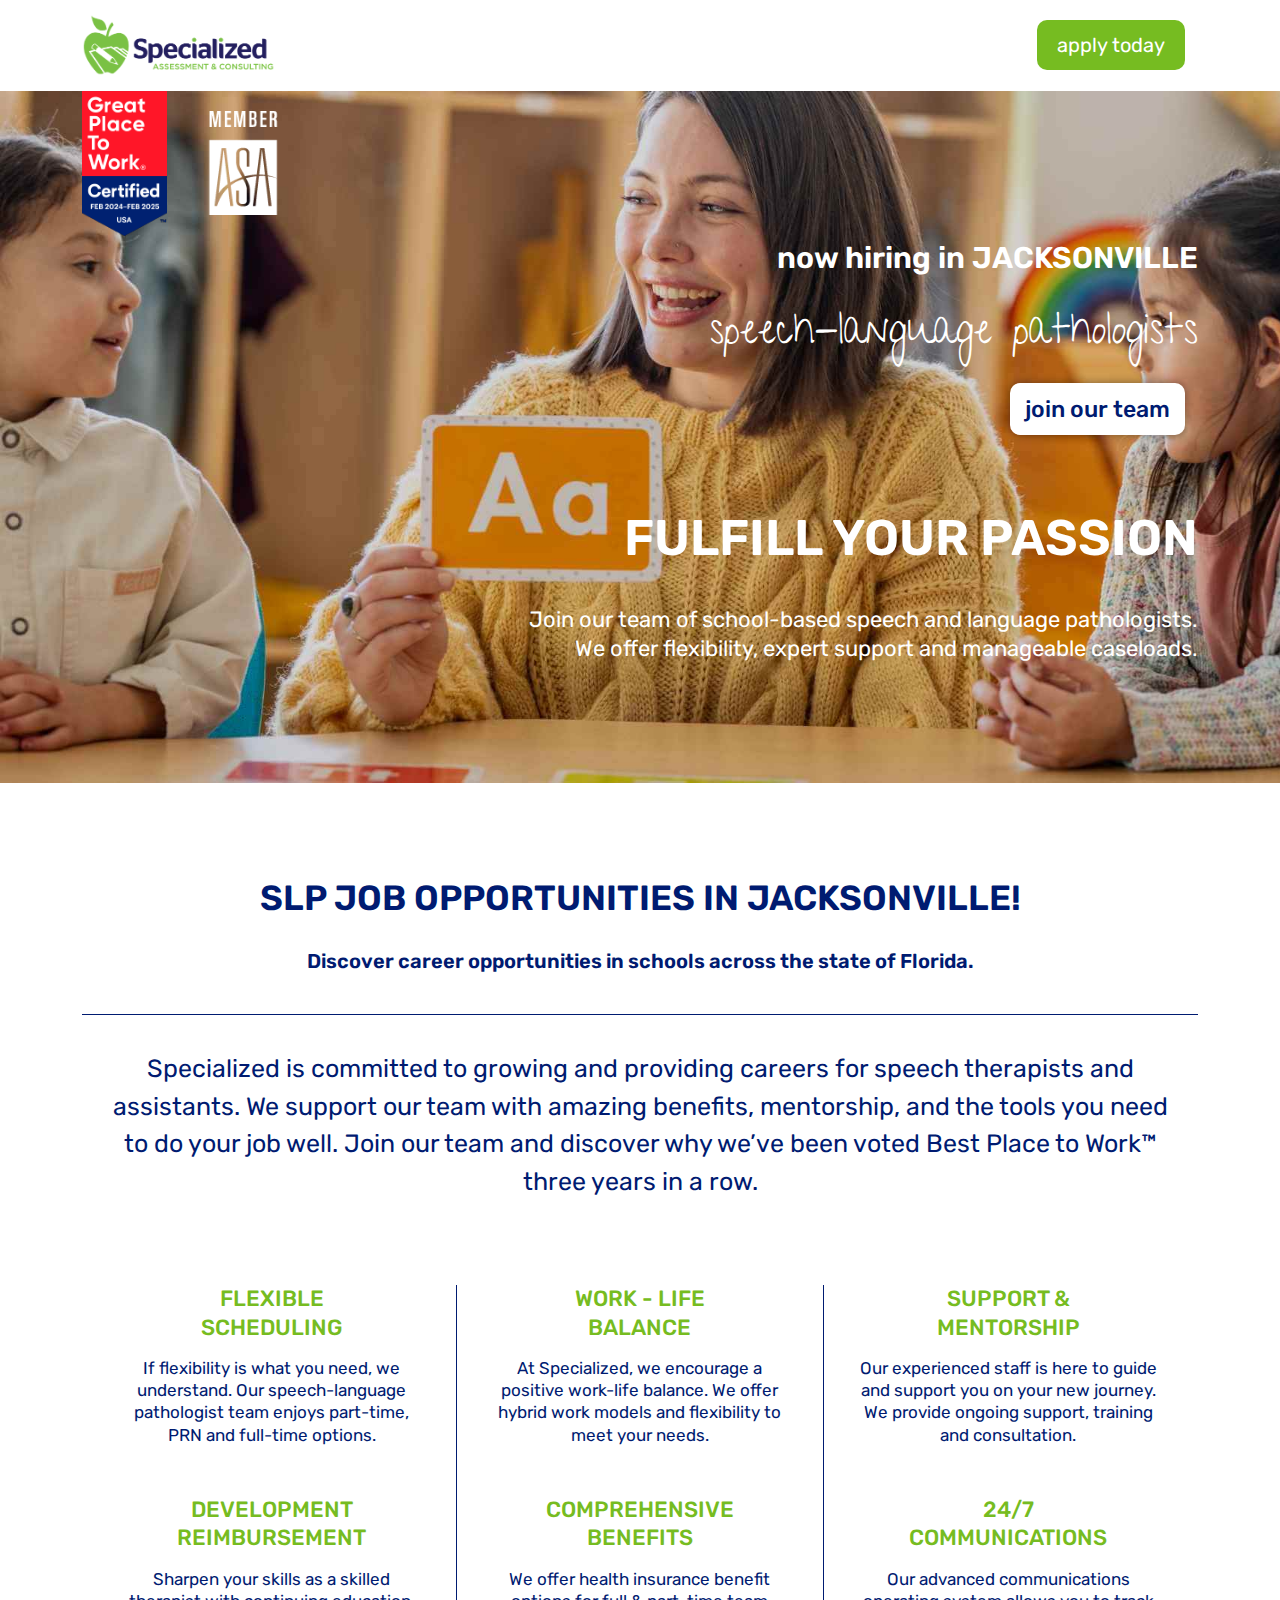
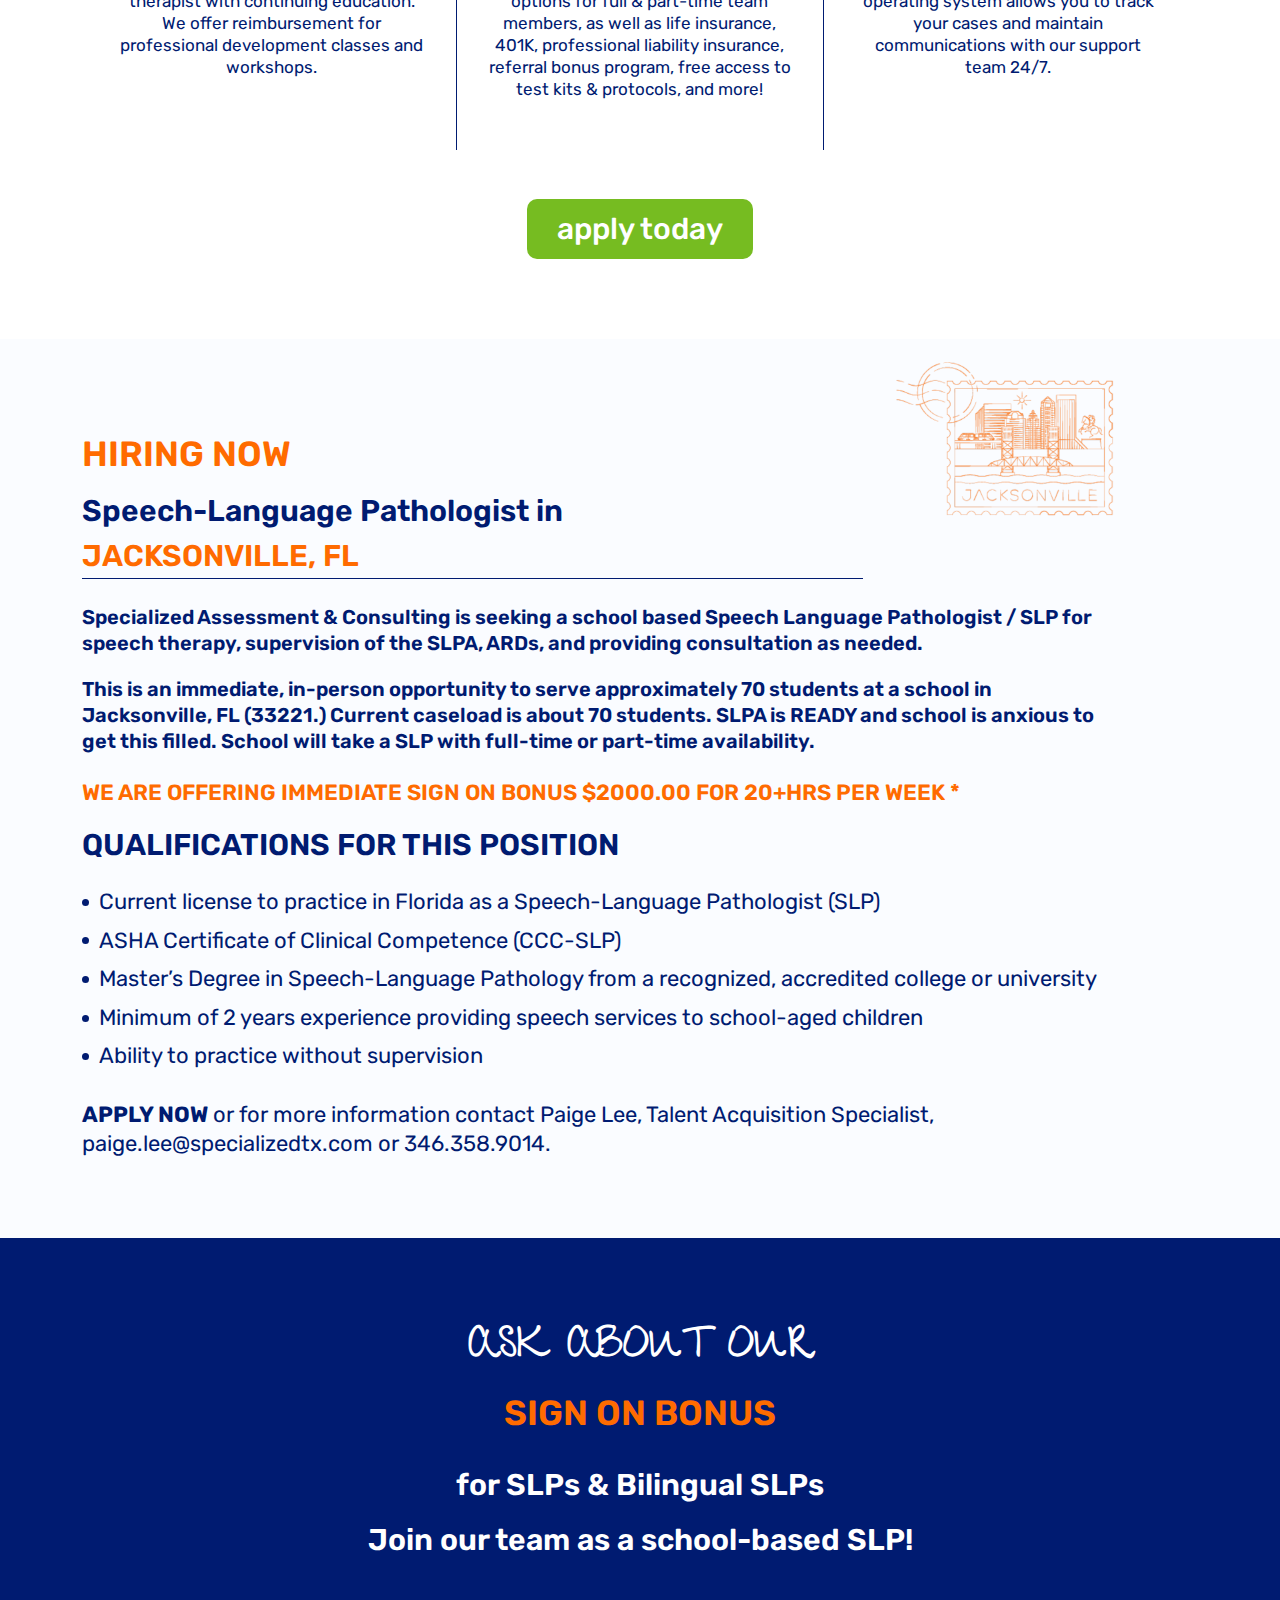
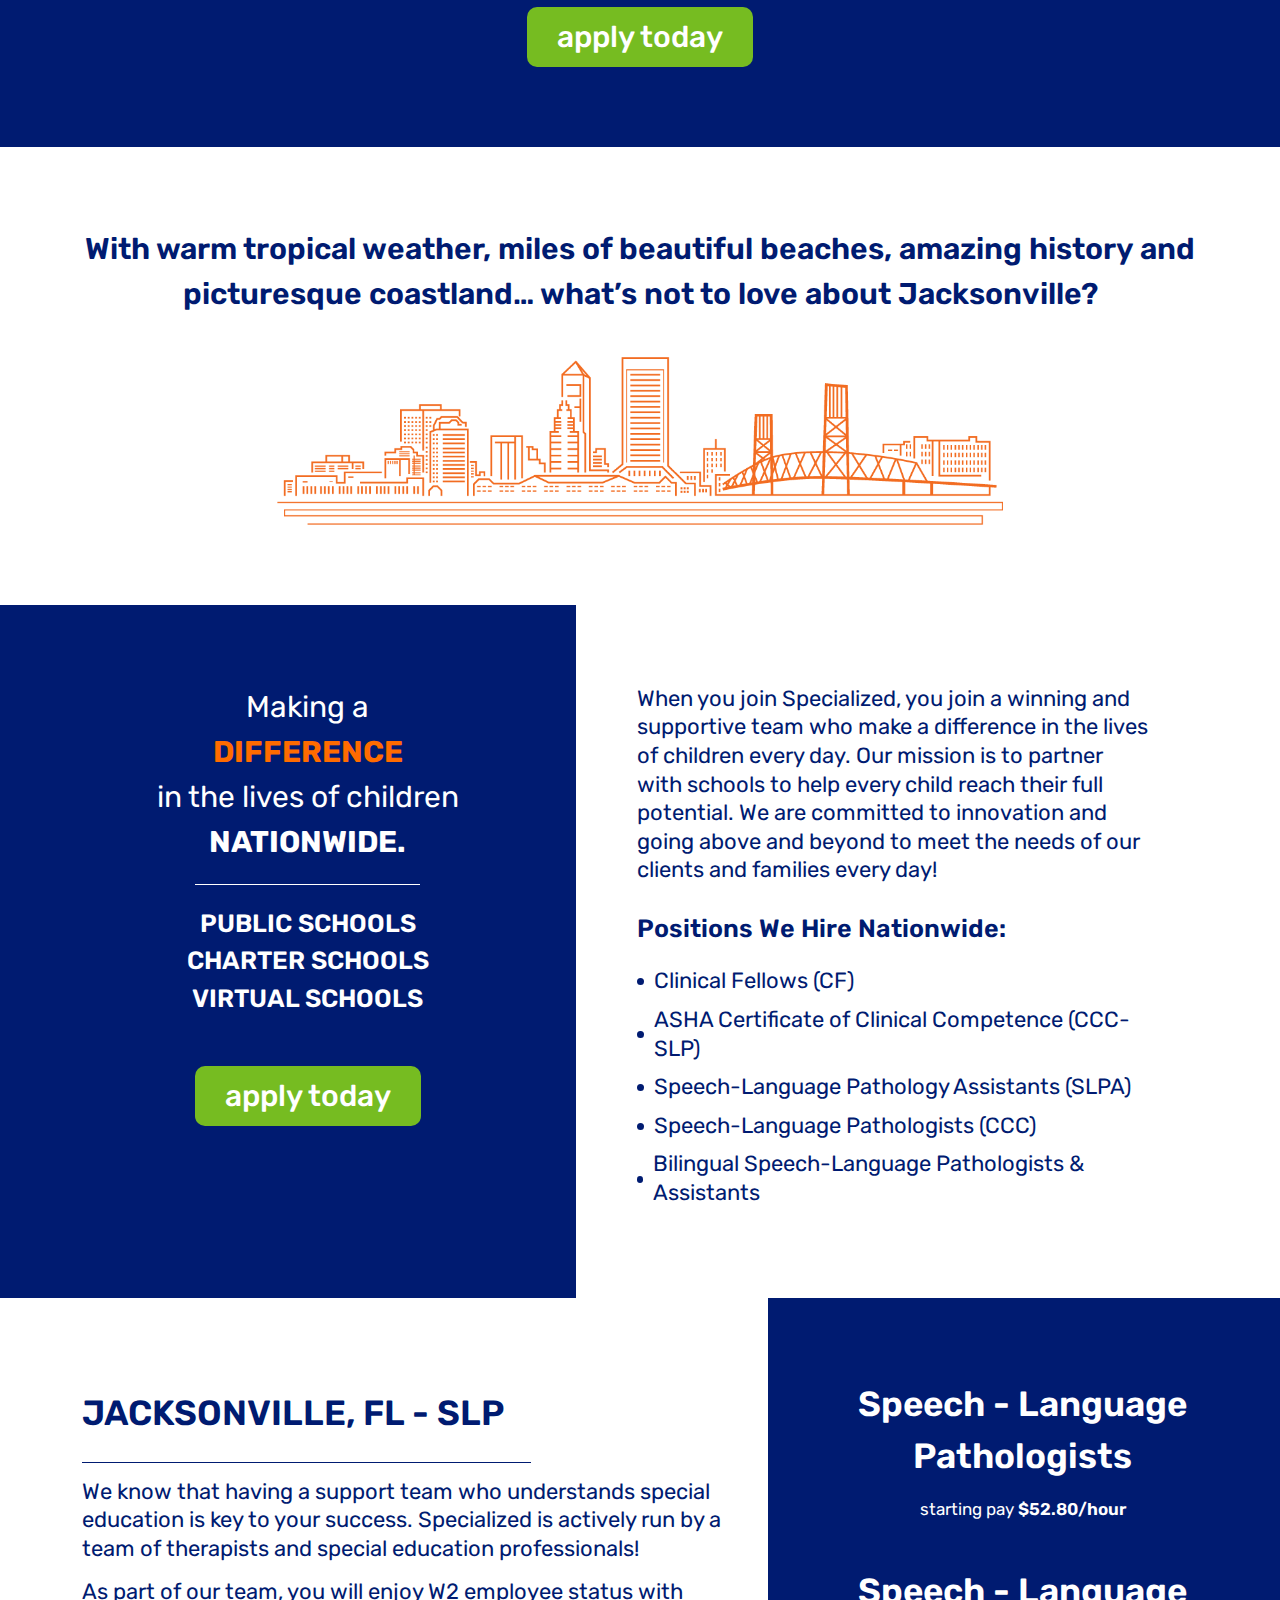
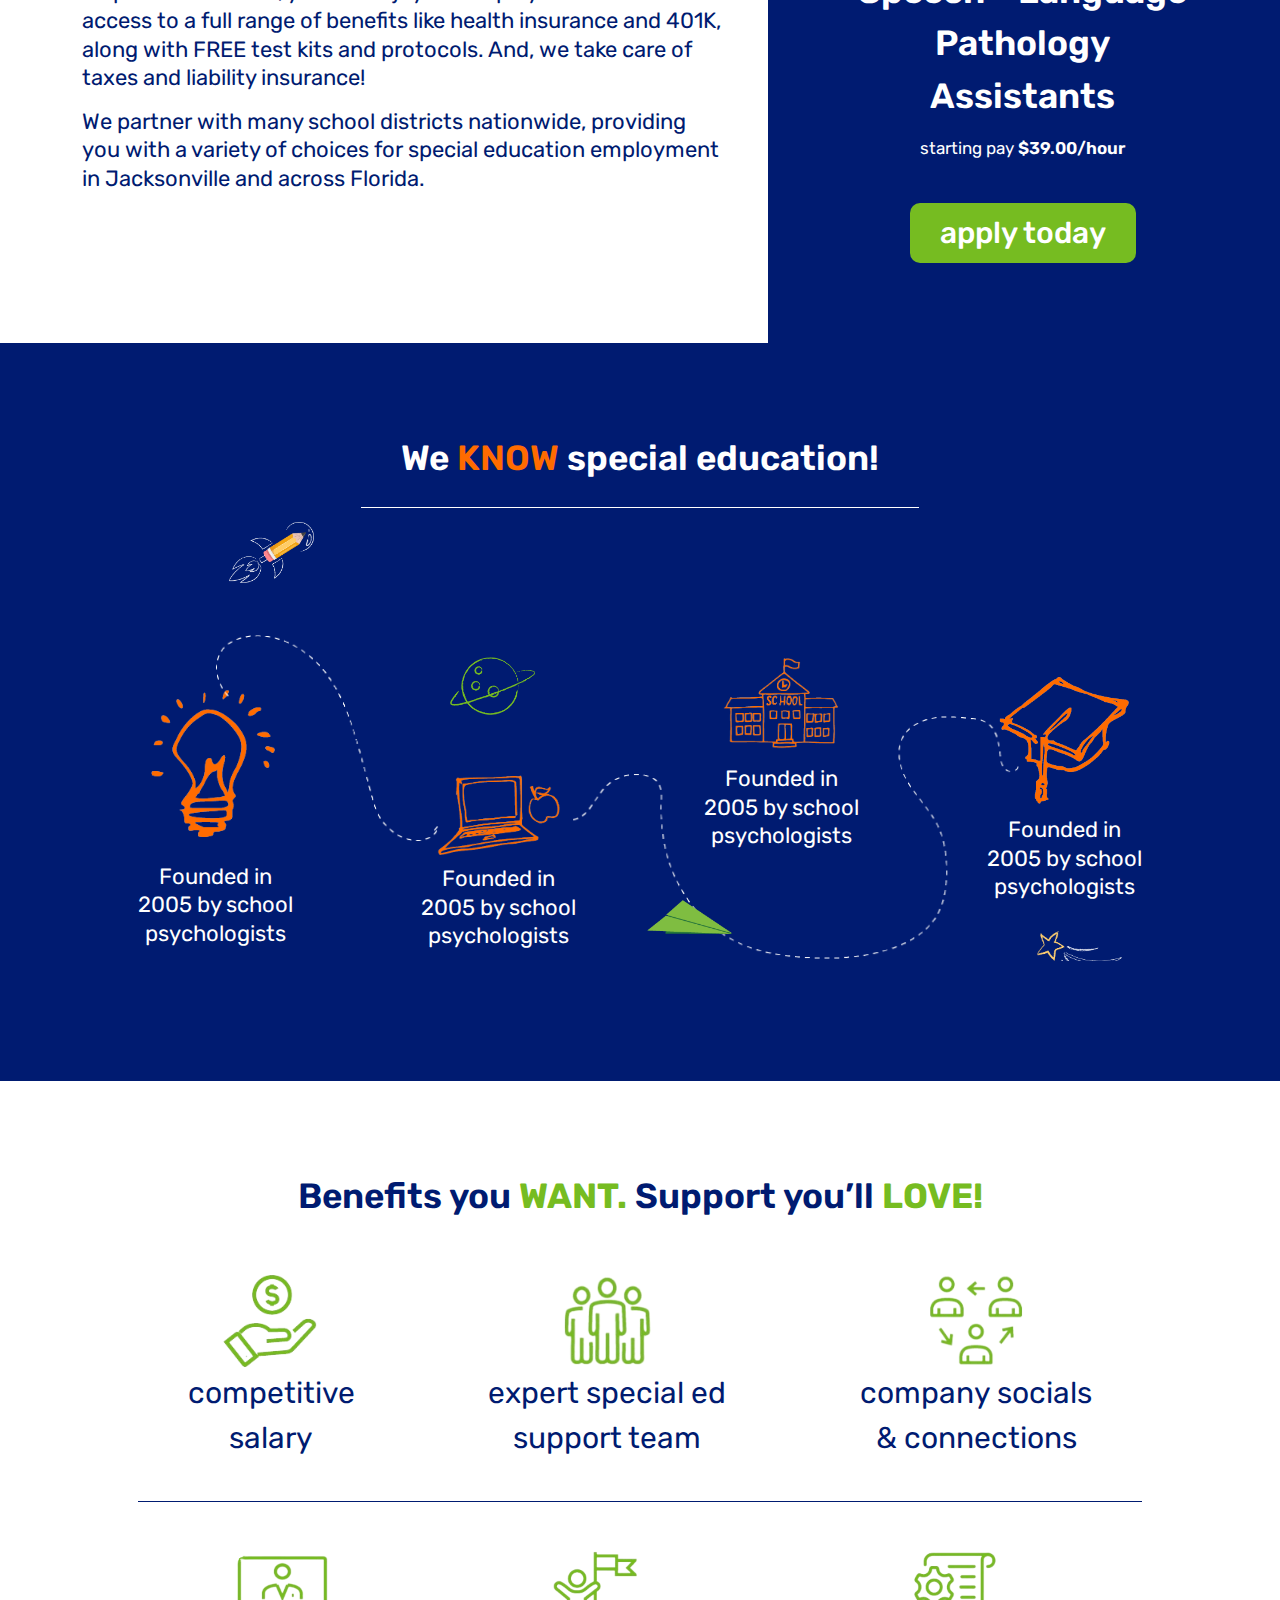
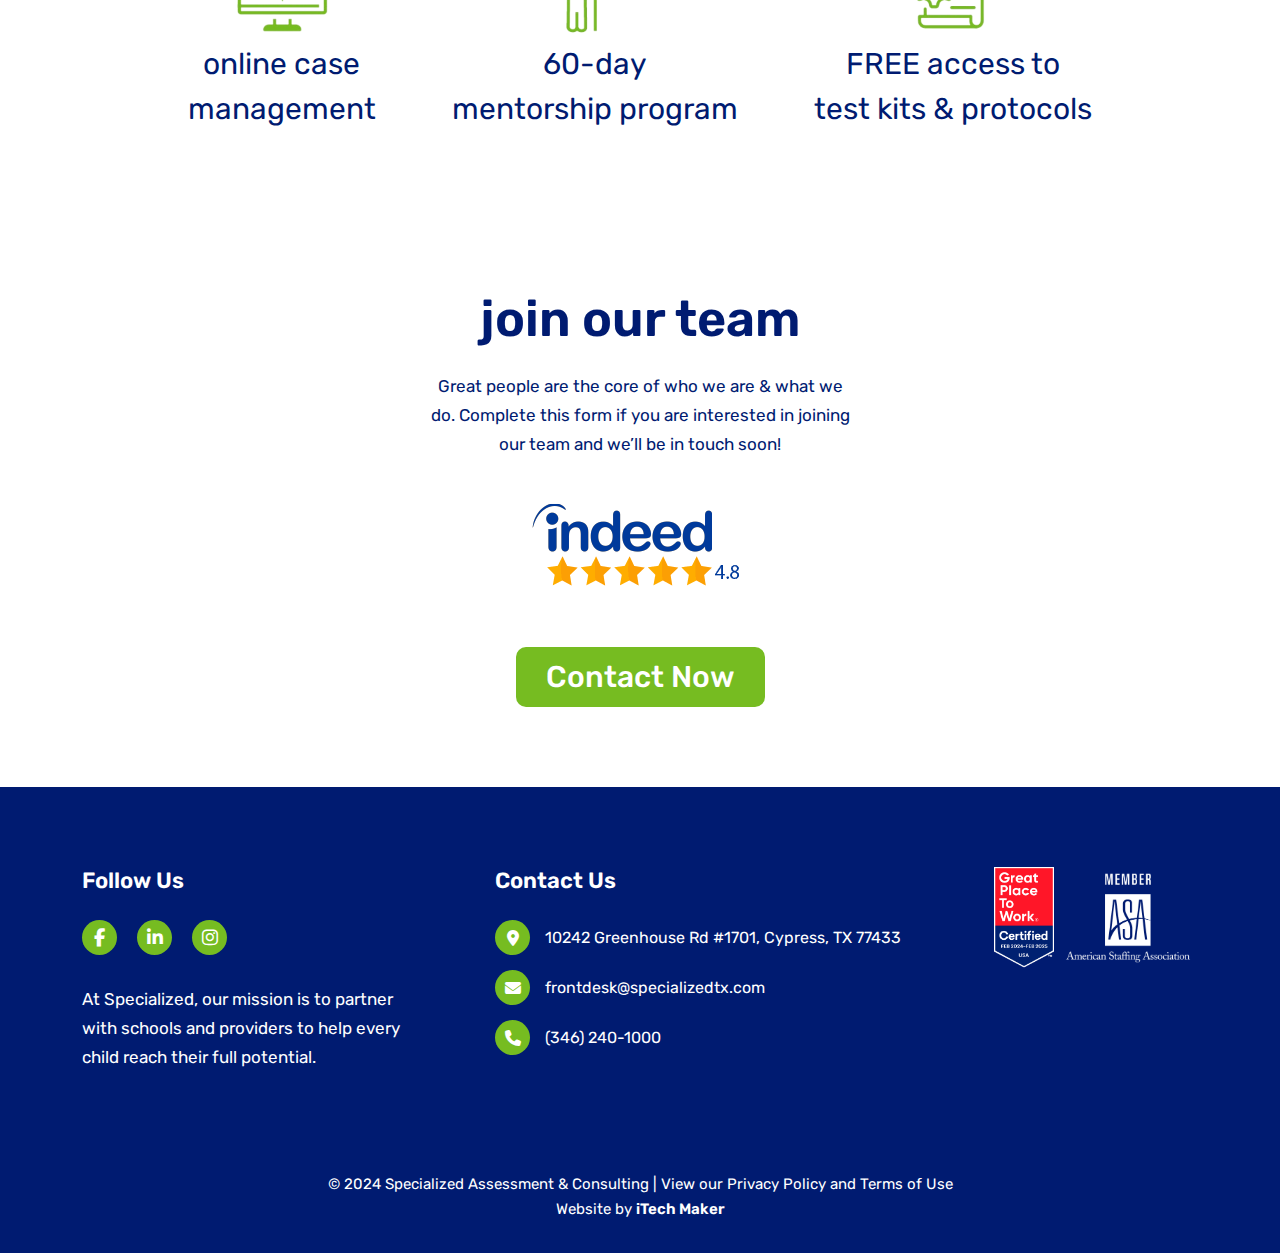
<file: index.html>
<!DOCTYPE html>
<html lang="en">
<head>
    <meta charset="UTF-8">
    <meta name="viewport" content="width=device-width, initial-scale=1.0">
    <link rel="icon" type="image" href="asstes/images/favicon-Spe.png">
    <title>Specialized</title>
    <!-- bootstrap -->
    <link rel="stylesheet" href="asstes/css/bootstrap.min.css">
    <!-- google-fonts -->
    <link href="https://fonts.googleapis.com/css2?family=Rubik:ital,wght@0,300..900;1,300..900&display=swap" rel="stylesheet">
    <link href="https://fonts.googleapis.com/css2?family=Give+You+Glory&display=swap" rel="stylesheet">
    <link rel="stylesheet" href="https://cdnjs.cloudflare.com/ajax/libs/font-awesome/6.5.2/css/all.min.css"/>
    <link rel="stylesheet" href="asstes/css/style.css">
    <link rel="stylesheet" href="asstes/css/responsive.css">
</head>
<div>
<div class="full_waypper">

<!--
===================================================================
                 Start Hero Area Section 
===================================================================
-->
<header class="header_area_wrapper">
    <div class="container">
        <div class="row">
            <div class="col-md-12">
                <div class="header_area">
                    <div class="header_logo">
                        <a href="index.html"><img src="asstes/images/logo.png" alt="logo"></a>
                    </div>
                    <div class="header_btn btn">
                        <a href="#contact">apply today</a>
                    </div>
                </div>
            </div>
        </div>
    </div>
</header>
<section class="hero_section_area_wrapper">
    <div class="container">
        <div class="row">
            <div class="col-md-12">
                <div class="hero_section_area">
                    <div class="hero_logo">
                        <a href="#"><img src="asstes/images/hero_logo.png" alt="Hero Logo"></a>
                        <a href="#"><img src="asstes/images/heroLogoMembers.png" alt="Hero Logo"></a>
                    </div>
                    <div class="hero_right_content">
                        <div class="hero_jackson">
                            <h3>now hiring in JACKSONVILLE</h3>
                            <h5>speech-language pathologists</h5>
                            <div class="hero_jackson_btn btn">
                                <a href="#contact">join our team</a>
                            </div>
                        </div>
                        <div class="hero_heading">
                            <h1> fulfill your passion</h1>
                            <div class="heading_six">
                                <h6>Join our team of school-based speech and language pathologists. We offer flexibility, expert support and manageable caseloads.</h6>
                            </div>
                            <!-- <h6>Join our team of school-based speech and language pathologists.</h6>
                            <h6>We offer flexibility, expert support and manageable caseloads.</h6> -->
                            
                        </div>
                    </div>
                </div>
            </div>
        </div>
    </div>
</section>
<!--
===================================================================
                 Start Hero Area Section 
===================================================================
-->

<!--
===================================================================
                 Start Job Opportuniti Area Section 
===================================================================
-->
<section class="job_opportuniti_area_wrapper padding_section">
    <div class="container">
        <div class="row">
            <div class="col-md-12">
                <div class="job_opportuniti_area">
                    <div class="job_opportuniti_headign_area">
                        <h2>SLP JOB OPPORTUNITIES IN JACKSONVILLE!</h2>
                        <h5>Discover career opportunities in schools across the state of Florida.</h5>
                    </div>
                    <h4>Specialized is committed to growing and providing careers for speech therapists and assistants. We support our team with amazing benefits, mentorship, and the tools you need to do your job well. Join our team and discover why we’ve been voted Best Place to Work™ three years in a row.
                    </h4>
                </div>

                <div class="job_opportuniti_flexible_area">
                    <!-- single-item -->
                    <div class="job_opportuniti_single_item">
                        <div class="job_opportuniti_under_single">
                            <h6>FLEXIBLE <br> SCHEDULING</h6>
                            <p>If flexibility is what you need, we understand. 
                                Our speech-language pathologist team enjoys part-time, PRN and full-time options.</p>
                        </div>
                        <div class="job_opportuniti_under_single">
                            <h6>DEVELOPMENT <br> REIMBURSEMENT</h6>
                            <p>Sharpen your skills as a skilled therapist with continuing education. 
                                We offer reimbursement for professional development classes and workshops.</p>
                        </div>
                    </div>
                    <!-- single-item -->
                    <div class="job_opportuniti_single_item borderLeft_right">
                        <div class="job_opportuniti_under_single">
                            <h6>WORK - LIFE<br> BALANCE</h6>
                            <p>At Specialized, we encourage a positive work-life balance. 
                                We offer hybrid work models and flexibility to meet your needs.</p>
                        </div>
                        <div class="job_opportuniti_under_single">
                            <h6>COMPREHENSIVE <br> BENEFITS</h6>
                            <p>We offer health insurance benefit options for full & part-time team members, as well as life insurance, 401K, professional liability insurance, 
                                referral bonus program, free access to test kits & protocols, and more!</p>
                        </div>
                    </div>
                    <!-- single-item -->
                    <div class="job_opportuniti_single_item">
                        <div class="job_opportuniti_under_single">
                            <h6>SUPPORT & <br> MENTORSHIP</h6>
                            <p>Our experienced staff is here to guide and support you on your new journey. 
                                We provide ongoing support, training and consultation.</p>
                        </div>
                        <div class="job_opportuniti_under_single">
                            <h6>24/7<br> COMMUNICATIONS</h6>
                            <p>Our advanced communications operating system allows you to 
                                track your cases and maintain communications with our support team 24/7.</p>
                        </div>
                    </div>
                </div>
                <div class="job_opportuniti_apply_btn">
                    <div class="job_opportuniti_btn btn">
                        <a href="#contact">apply today</a>
                    </div>
                </div>
            </div>
        </div>
    </div>
</section>

<!--
===================================================================
                 End Job Opportuniti Area Section 
===================================================================
-->


<!--
===================================================================
               Start Hiring Now Area Section 
===================================================================
-->
<section class="hiring_now_area_wrapper padding_section">
    <div class="container">
        <div class="row">
            <div class="col-md-12">
                <div class="hiring_now_area">
                    <div class="hiring_now_heading">
                        <h2>HIRING NOW</h2>
                        <h3 class="padding_res">Speech-Language Pathologist in</h3>
                        <h3>JACKSONVILLE, FL </h3>
                    </div>
                    <div class="hiring_now_second_heading">
                        <h5>Specialized Assessment & Consulting is seeking a school based Speech 
                            Language Pathologist / SLP for speech therapy, supervision of the SLPA, ARDs, and providing consultation as needed.</h5>
                        <h5>This is an immediate, in-person opportunity to serve approximately 70 students at a school in Jacksonville, FL (33221.) Current caseload is about 70 students. SLPA is READY and school 
                        is anxious to get this filled. School will take a SLP with full-time or part-time availability.</h5>
                    </div>
                    <div class="hiring_qualification">
                        <h6>WE ARE OFFERING IMMEDIATE SIGN ON BONUS $2000.00 FOR 20+HRS PER WEEK *</h6>
                        <h3>QUALIFICATIONS FOR THIS POSITION </h3>
                        <div class="hiring_qualification_item">
                            <div class="hiring_qualification_single_item">
                                <div class="dot"></div>
                                <h6>Current license to practice in Florida as a Speech-Language Pathologist (SLP) </h6>
                            </div>
                            <div class="hiring_qualification_single_item">
                                <div class="dot"></div>
                                <h6>ASHA Certificate of Clinical Competence (CCC-SLP)</h6>
                            </div>
                            <div class="hiring_qualification_single_item">
                                <div class="dot"></div>
                                <h6>Master’s Degree in Speech-Language Pathology from a recognized, accredited college or university</h6>
                            </div>
                            <div class="hiring_qualification_single_item">
                                <div class="dot"></div>
                                <h6>Minimum of 2 years experience providing speech services to school-aged children</h6>
                            </div>
                            <div class="hiring_qualification_single_item">
                                <div class="dot"></div>
                                <h6>Ability to practice without supervision</h6>
                            </div>
                        </div>
                        <div class="hiring_apply_now">
                            <h6><a href="#"><strong>APPLY NOW</strong></a> or for more information contact Paige Lee, Talent Acquisition Specialist, <a href="mailto:paige.lee@specializedtx.com">paige.lee@specializedtx.com</a> or <a href="tel:346.358.9014.">346.358.9014.</a></h6>
                        </div>
                    </div>

                </div>
            </div>
        </div>
    </div>
</section>

<!--
===================================================================
                 End Hiring Now Area Section 
===================================================================
-->


<!--
===================================================================
               Start Sign Bonus Area Section 
===================================================================
-->
<section class="sign_bonus_area_wrapper padding_section">
    <div class="container">
        <div class="row">
            <div class="col-md-12">
                <div class="sign_bonus_area">
                    <h1>Ask About Our</h1>
                    <h2>SIGN ON BONUS </h2>
                    <h3>for SLPs & Bilingual SLPs</h3>
                    <h3>Join our team as a school-based SLP!</h3>
                    <div class="sign_bonus_btn btn">
                        <a href="#contact">apply today</a>
                    </div>
                </div>
            </div>
        </div>
    </div>
</section>

<!--
===================================================================
                 End Sign Bonus Area Section 
===================================================================
-->


<!--
===================================================================
                Start Beach Area Section 
===================================================================
-->
<section class="beach_area_wrapper padding_section">
    <div class="container">
        <div class="row">
            <div class="col-md-12">
                <div class="beach_area">
                    <h3>With warm tropical weather, miles of beautiful beaches, 
                        amazing history and picturesque coastland… what’s not to love about Jacksonville?</h3>
                    <img src="asstes/images/beach.png" alt="beach">
                </div>
            </div>
        </div>
    </div>
</section>

<!--
===================================================================
                 End Beach Area Section 
===================================================================
-->


<!--
===================================================================
                Start Making Area Section 
===================================================================
-->
<section class="making_area_wrapper making_one padding_section">
    <div class="container">
        <div class="row">
            <div class="col-lg-5">
                <div class="making_left">
                    <div class="maikgin_heading_left">
                        <h3>Making a</h3>
                        <h3>DIFFERENCE</h3>
                        <h3>in the lives of children</h3>
                        <h3>NATIONWIDE.</h3>
                    </div>
                    <div class="making_heading_public">
                        <h4>PUBLIC SCHOOLS</h4>
                        <h4>CHARTER SCHOOLS</h4>
                        <h4>VIRTUAL SCHOOLS </h4>
                    </div>
                    <div class="making_btn btn">
                        <a href="#">apply today</a>
                    </div>
                </div>
            </div>
            <div class="col-lg-7">
                <div class="making_right_cont">
                    <h6>When you join Specialized, you join a winning and supportive team who make a difference in the lives 
                        of children every day. Our mission is to partner with schools to help every child reach their full potential. 
                        We are committed to innovation and going above and beyond to meet the needs of our clients and families every day!</h6>
                   
                        <h4>Positions We Hire Nationwide:</h4>

                        <div class="hiring_qualification_item">
                            <div class="hiring_qualification_single_item">
                                <div class="dot"><div class="dotto"></div></div>
                                <h6>Clinical Fellows (CF)</h6>
                            </div>
                            <div class="hiring_qualification_single_item">
                                <div class="dot"></div>
                                <h6>ASHA Certificate of Clinical Competence (CCC-SLP)</h6>
                            </div>
                            <div class="hiring_qualification_single_item">
                                <div class="dot"></div>
                                <h6>Speech-Language Pathology Assistants (SLPA)</h6>
                            </div>
                            <div class="hiring_qualification_single_item">
                                <div class="dot"></div>
                                <h6>Speech-Language Pathologists (CCC)</h6>
                            </div>
                            <div class="hiring_qualification_single_item">
                                <div class="dot"></div>
                                <h6>Bilingual Speech-Language Pathologists & Assistants</h6>
                            </div>
                        </div>
                </div>
            </div>
        </div>
    </div>
</section>



<section class="making_area_wrapper making_area_wrapper2 making_tow padding_section">
    <div class="container">
        <div class="row second_rowMaking">
            
            <div class="col-lg-7">
                <div class="making_left_cont2">
                    <h2>JACKSONVILLE, FL - SLP</h2>
                    <h6>We know that having a support team who understands special education is key to your success. 
                        Specialized is actively run by a team of therapists and special education professionals!</h6>
                    <h6>As part of our team, you will enjoy W2 employee status with access to a full range of benefits like health insurance and 401K, 
                        along with FREE test kits and protocols. And, we take care of taxes and liability insurance!</h6>
                    <h6>We partner with many school districts nationwide, providing you with a 
                        variety of choices for special education employment in Jacksonville and across Florida.</h6>
                </div>
            </div>

            <div class="col-lg-5">
                <div class="making_left2">
                    <div class="maikgin_heading_left2">
                        <h2>Speech - Language</h2>
                        <h2>Pathologists</h2>
                        <p>starting pay <span>$52.80/hour</span></p>
                    </div>
                    <div class="making_heading_public2">
                        <h2>Speech - Language</h2>
                        <h2>Pathology Assistants</h2>
                        <p>starting pay <span>$39.00/hour</span></p>
                    </div>
                    <div class="making_btn2 btn">
                        <a href="#contact">apply today</a>
                    </div>
                </div>
            </div>
        </div>
    </div>
</section>

<!--
===================================================================
                 End Making Area Section 
===================================================================
-->

<!--
===================================================================
                Start Special Education Area Section 
===================================================================
-->
<section class="special_education_area_wrapper padding_section">
    <div class="container">
        <div class="row">
            <div class="col-md-12">
                <div class="special_education_area">
                    <h2>We <span>KNOW</span> special education!</h2>

                    <div class="special_education_qualification">
                        <div class="special_education_single_item item_spe1">
                            <div class="special_single_img">
                                <img src="asstes/images/spe1.png" alt="images">
                            </div>
                            <div class="special_single_cont">
                                <h6>Founded in 2005 by school psychologists</h6>
                            </div>
                        </div>
                        <div class="special_education_single_item item_spe2">
                            <div class="special_single_img">
                                <img src="asstes/images/spe2.png" alt="images">
                            </div>
                            <div class="special_single_cont">
                                <h6>Founded in 2005 by school psychologists</h6>
                            </div>
                        </div>
                        <div class="special_education_single_item item_spe3">
                            <div class="special_single_img">
                                <img src="asstes/images/spe3.png" alt="images">
                            </div>
                            <div class="special_single_cont">
                                <h6>Founded in 2005 by school psychologists</h6>
                            </div>
                        </div>
                        <div class="special_education_single_item item_spe4">
                            <div class="special_single_img">
                                <img src="asstes/images/spe4.png" alt="images">
                            </div>
                            <div class="special_single_cont">
                                <h6>Founded in 2005 by school psychologists</h6>
                            </div>
                        </div>
                        <img class="style_line" src="asstes/images/Asset1.png" alt="">
                        <img class="style_line2" src="asstes/images/Asset-2.png" alt="">
                    </div>
                </div>
            </div>
        </div>
    </div>
</section>
<!--
===================================================================
                 End Special Education Area Section 
===================================================================
-->


<!--
===================================================================
                Start Benefits Area Section 
===================================================================
-->
<section class="benefits_area_wrapper padding_section">
    <div class="container">
        <div class="row">
            <div class="col-md-12">
                <div class="benefits_area">
                    <h2>Benefits you <span>WANT.</span>  Support you’ll <span>LOVE!</span> </h2>
                </div>
                <div class="benefits_item_wrapper benefits_border">
                    <div class="benefits_single_item">
                        <img src="asstes/images/benefits1.png" alt="images">
                        <h3>competitive <br> salary</h3>
                    </div>
                    <div class="benefits_single_item">
                        <img src="asstes/images/benefits2.png" alt="images">
                        <h3>expert special ed <br>support team</h3>
                    </div>
                    <div class="benefits_single_item">
                        <img src="asstes/images/benefits3.png" alt="images">
                        <h3>company socials <br> & connections</h3>
                    </div>
                </div>

                <div class="benefits_item_wrapper benefits_second">
                    <div class="benefits_single_item">
                        <img src="asstes/images/benefits4.png" alt="images">
                        <h3>online case <br> management</h3>
                    </div>
                    <div class="benefits_single_item">
                        <img src="asstes/images/benefits5.png" alt="images">
                        <h3>60-day<br> mentorship program</h3>
                    </div>
                    <div class="benefits_single_item">
                        <img src="asstes/images/benefits6.png" alt="images">
                        <h3>FREE access to<br> test kits & protocols</h3>
                    </div>
                </div>
            </div>
        </div>
    </div>
</section>

<!--
===================================================================
                 End Benefits Area Section 
===================================================================
-->


<!--
===================================================================
                 Start Join Our Team Area Section 
===================================================================
-->
<section class="join_outTeam_area_wrapper padding_section">
    <div class="container">
        <div class="row">
            <div class="col-lg-12">
                <div class="join_team_content">
                    <h1>join our team</h1>
                    <p>Great people are the core of who we are & what we do. 
                        Complete this form if you are interested 
                        in joining our team and we’ll be in touch soon!
                    </p>
                   <div class="join_team_inded">
                        <a href="#"><img src="asstes/images/indeed.png" alt="images"></a>
                   </div>
                   <div class="join_btn btn">
                    <a id="contact" href="#">Contact Now</a>
                   </div>
                </div>
            </div>
        </div>
    </div>
</section>

<!--
===================================================================
                 End Join Our Team Area Section 
===================================================================
-->



<!--
===================================================================
                 Start Footer Area Section 
===================================================================
-->
<footer class="footer_area_wrapper padding_section">
    <div class="container">
        <div class="row">
            <div class="col-md-12">
                <div class="footer_area">
                    <div class="footer_single_item">
                        <h6>Follow Us</h6>
                        <div class="footer_social_icon sameIcon">
                            <div class="fixWidth"> <a href="https://www.facebook.com/specializedassessment/"><i class="fa-brands fa-facebook-f"></i></a></div>
                            <div class="fixWidth"><a href="https://www.linkedin.com/company/2992848/admin/"><i class="fa-brands fa-linkedin-in"></i></a></div>
                            <div class="fixWidth"><a href="https://www.instagram.com/specializedassessment/"><i class="fa-brands fa-instagram"></i></a></div>
                            
                        </div>
                        <p>At Specialized, our mission is to partner with 
                            schools and providers to help every child reach their full potential.
                        </p>
                    </div>
                    <div class="footer_single_item sameIcon__">
                        <h6>Contact Us</h6>
                        <div class="footer_location_single">
                            <div class="fixWidth">
                                <a href="https://maps.app.goo.gl/VMXVE5r14D51xVA77"><i class="fa-solid fa-location-dot"></i></a>
                            </div>
                            <a href="https://maps.app.goo.gl/VMXVE5r14D51xVA77">10242 Greenhouse Rd #1701, Cypress, TX 77433</a>
                        </div>
                        <div class="footer_location_single sameIcon__">
                            <div class="fixWidth"><a href="mailto:frontdesk@specializedtx.com"><i class="fa-solid fa-envelope"></i></a></div>
                            <a href="mailto:frontdesk@specializedtx.com">frontdesk@specializedtx.com</a>
                        </div>
                        <div class="footer_location_single sameIcon__">
                            <div class="fixWidth"><a href="mailto:frontdesk@specializedtx.com"><i class="fa-solid fa-phone"></i></a></div>
                            <a href="tel:346-240-1000">(346) 240-1000</a>
                        </div>
                    </div>
                    <div class="footer_single_item last_footer_item">
                            <a href="https://www.greatplacetowork.com/certified-company/7041258"><img src="asstes/images/footer1.png" alt="images"></a>
                            <a href="https://americanstaffing.net/"><img src="asstes/images/footer2.png" alt="images"></a>
                    </div>
                </div>
                <div class="footer_bottom">
                    <p>© 2024 Specialized Assessment & Consulting | View our Privacy Policy and Terms of Use
                        Website by <a href="https://itechmaker.com/">iTech Maker</a></p>
                </div>
            </div>
        </div>
    </div>
</footer>




<!--
===================================================================
                 End Footer Area Section 
===================================================================
-->




</div>

<script src="asstes/js/bootstrap.min.js"></script>
    
</body>
</html>
</file>
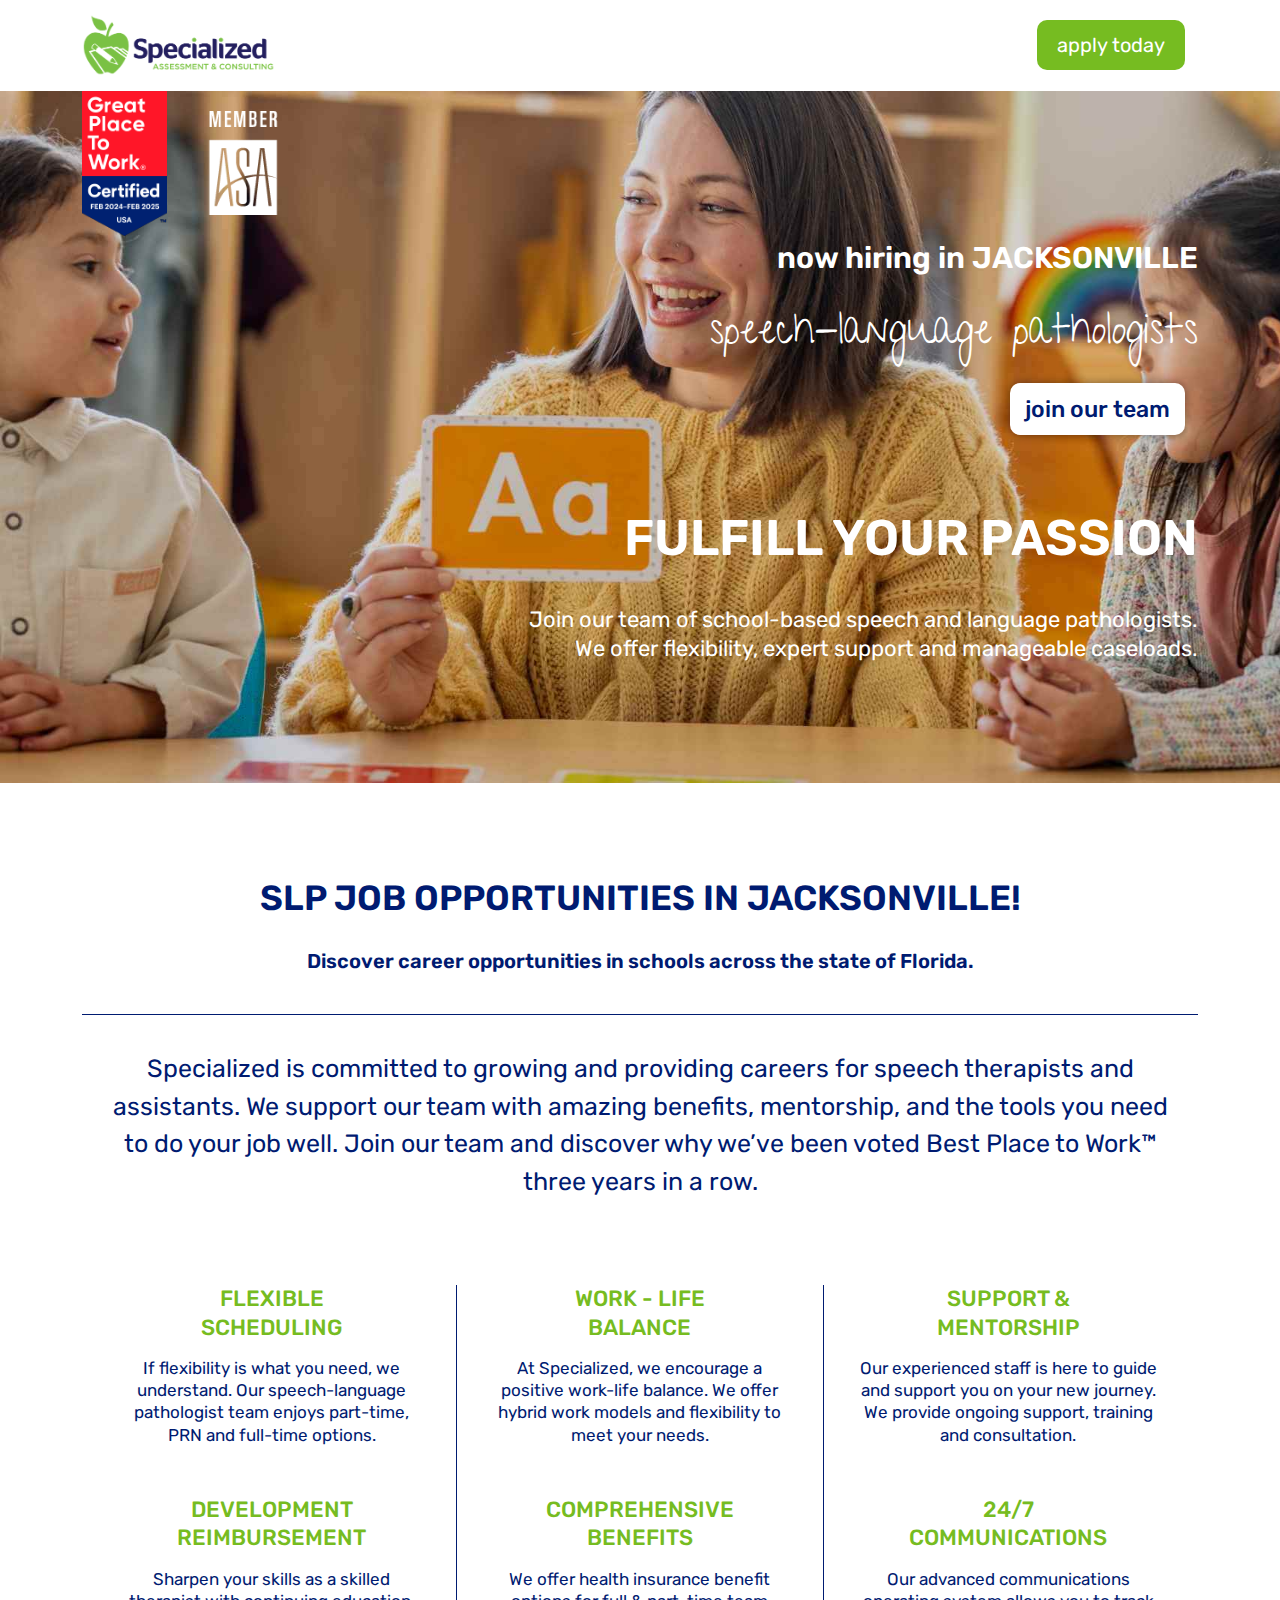
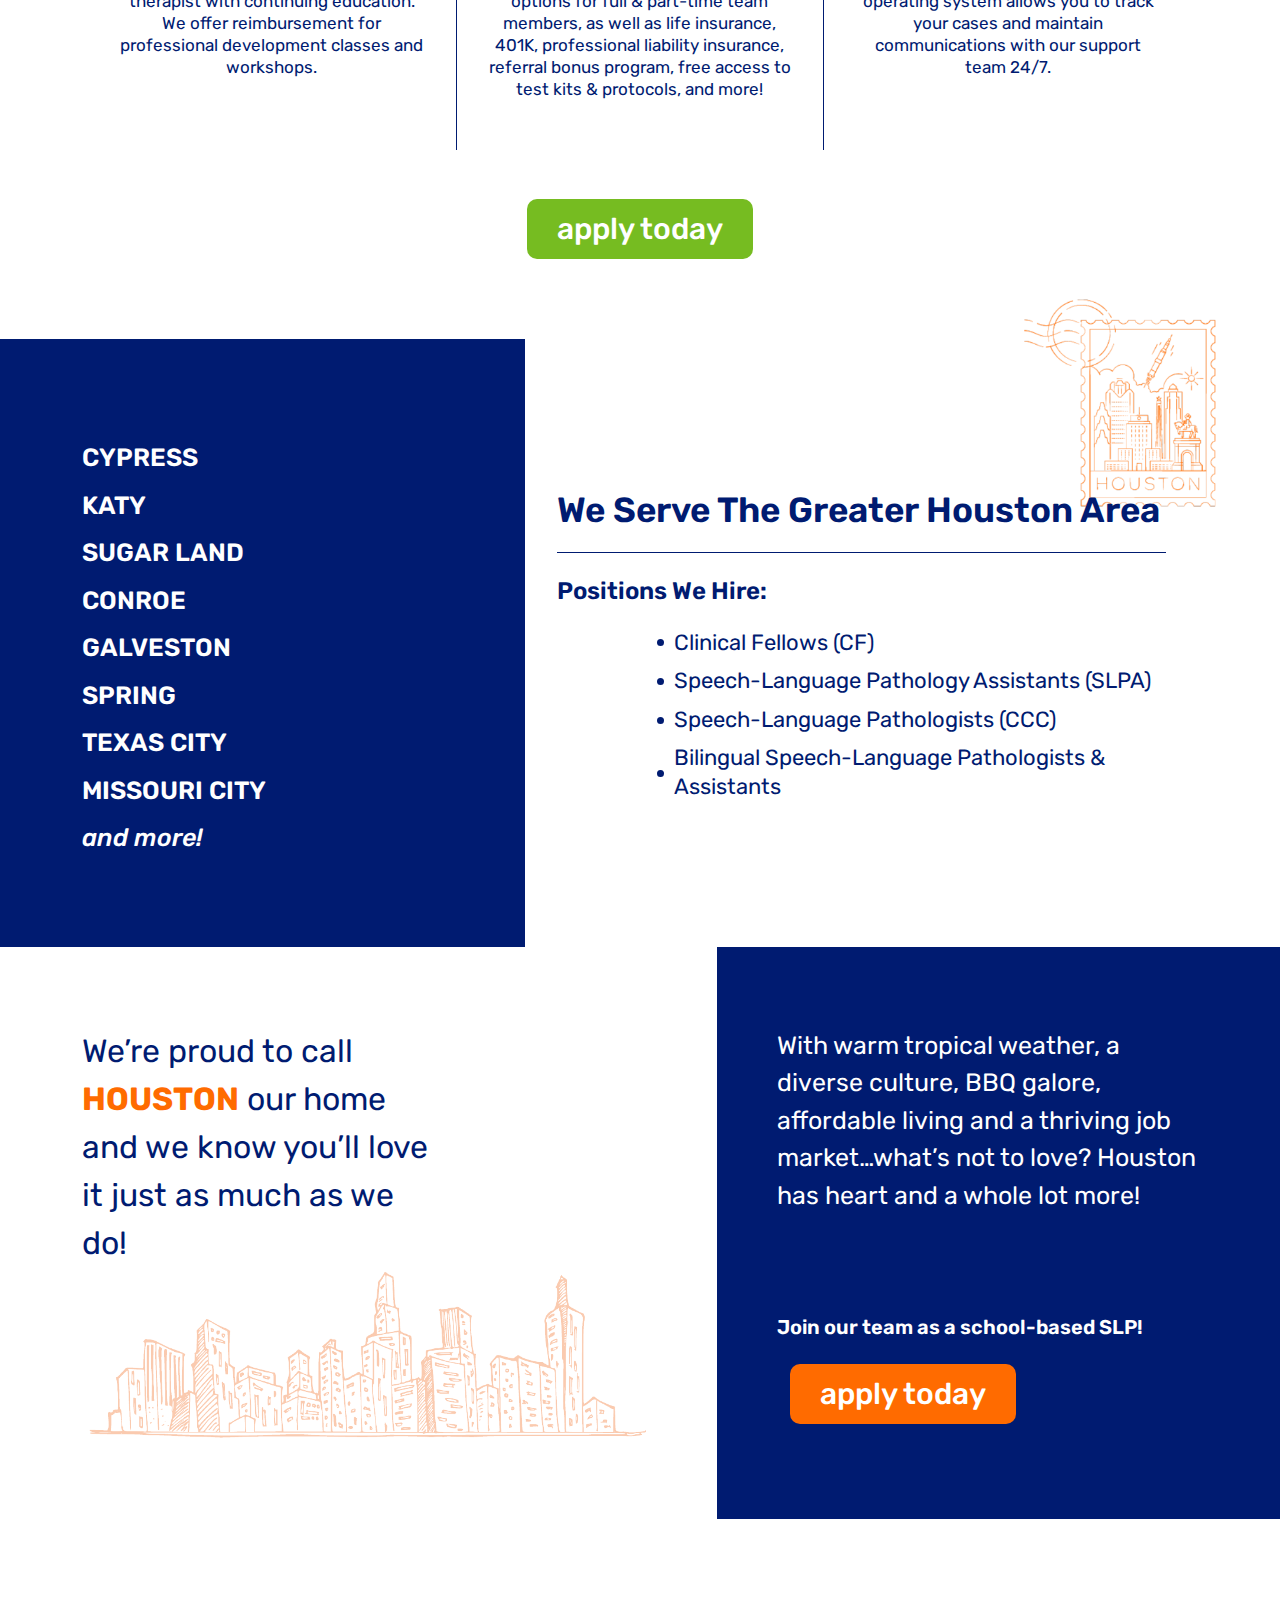
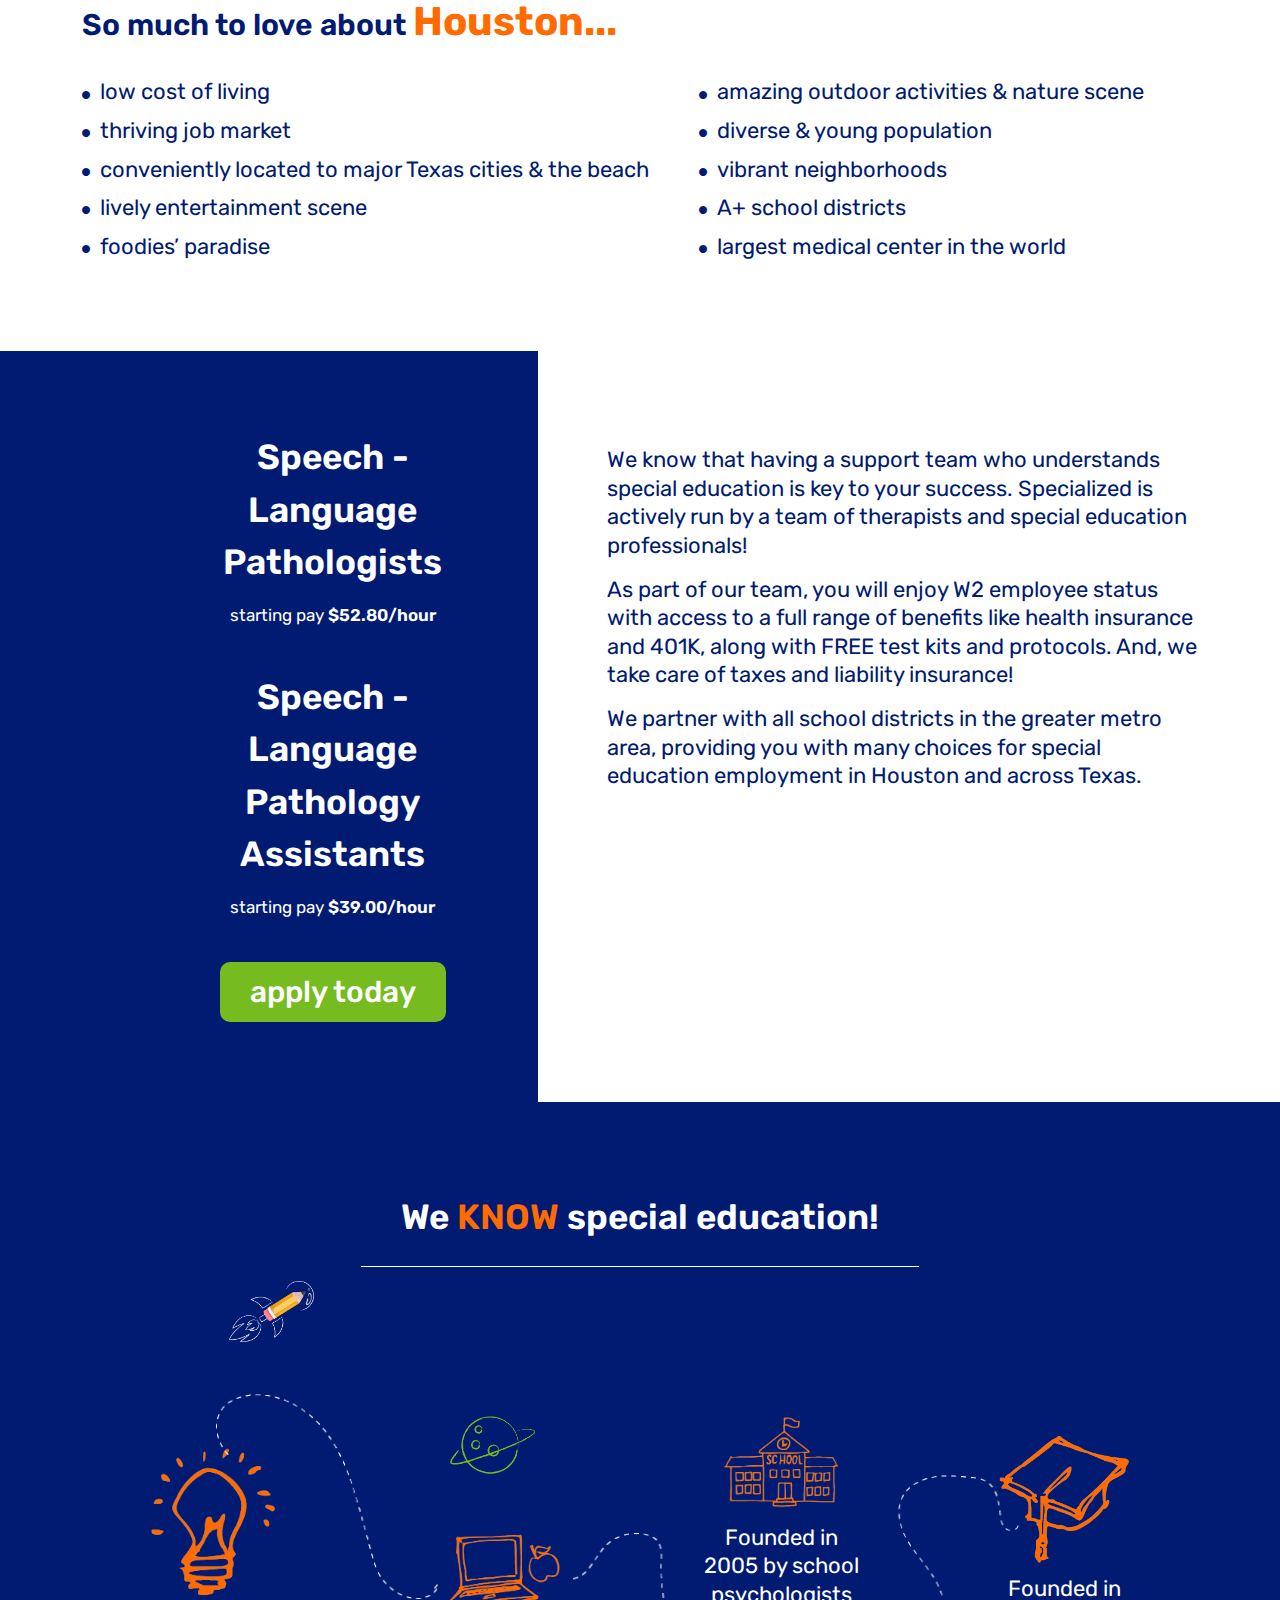
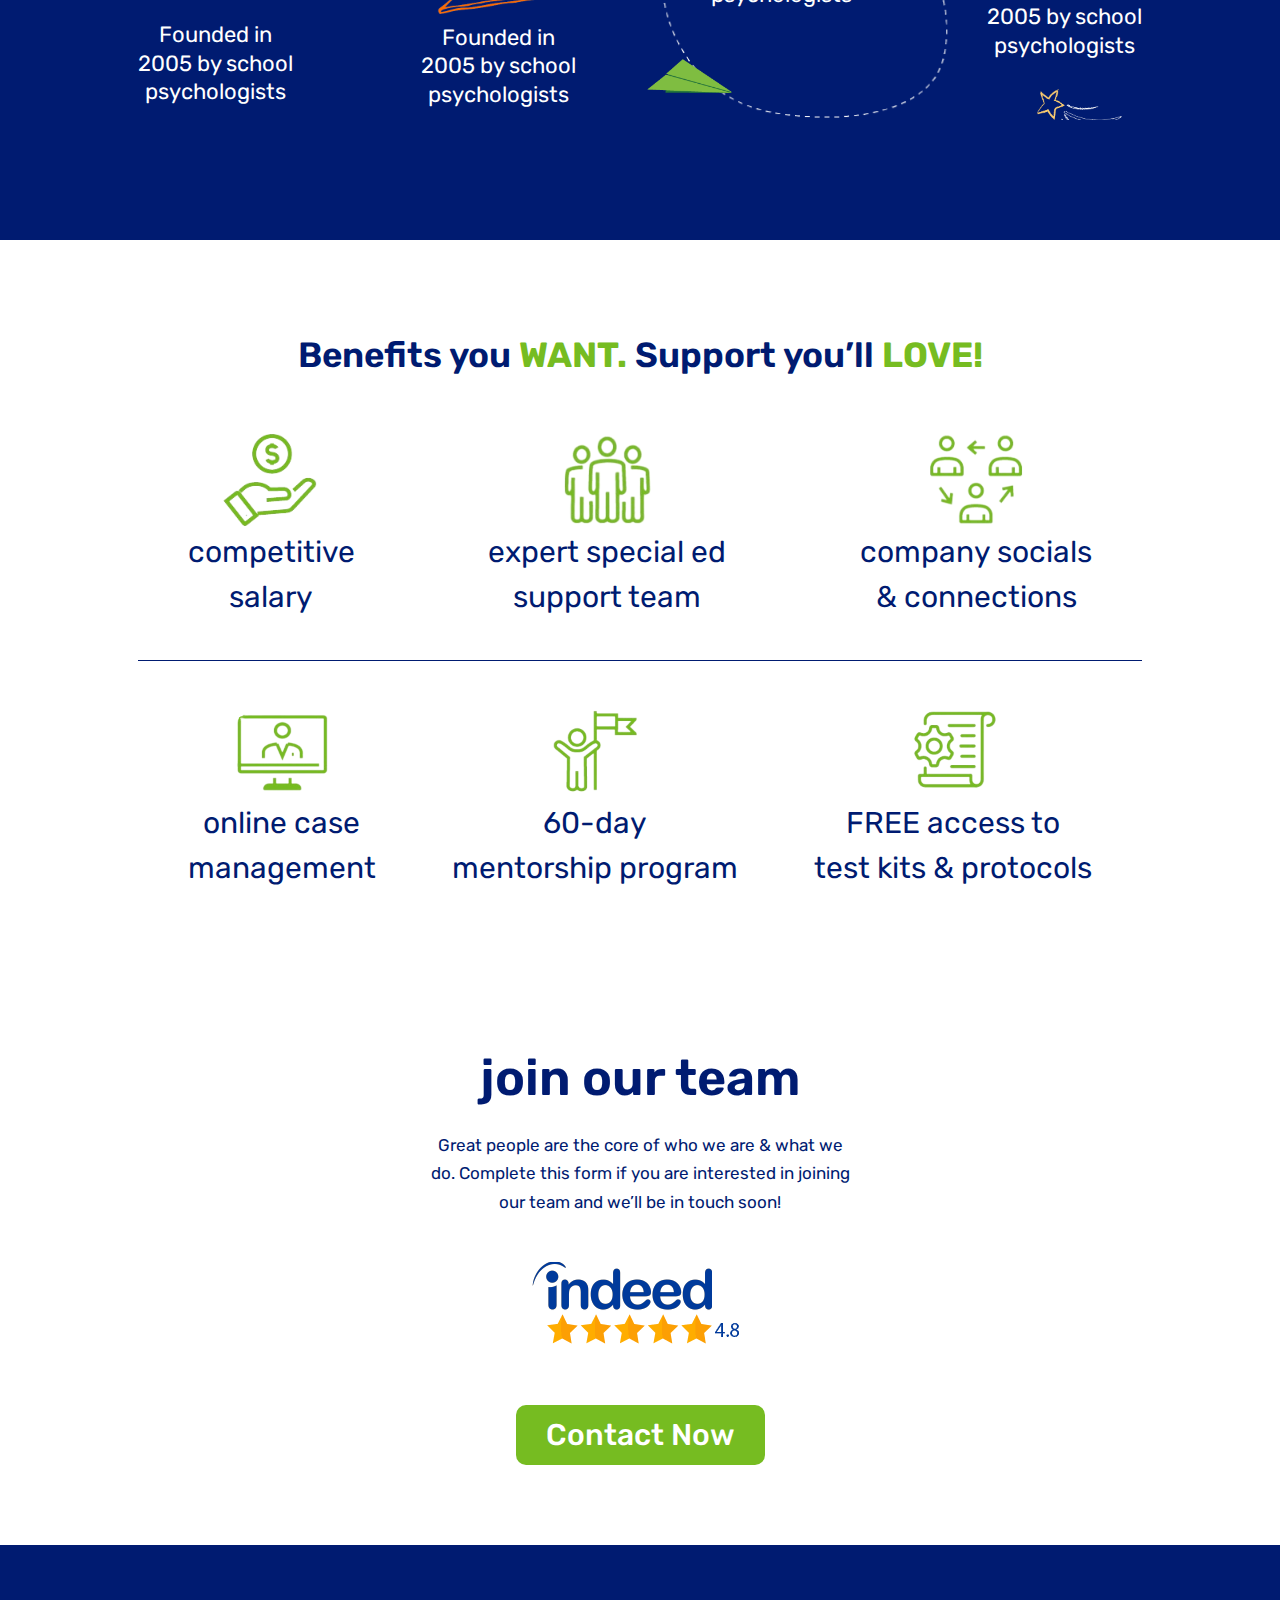
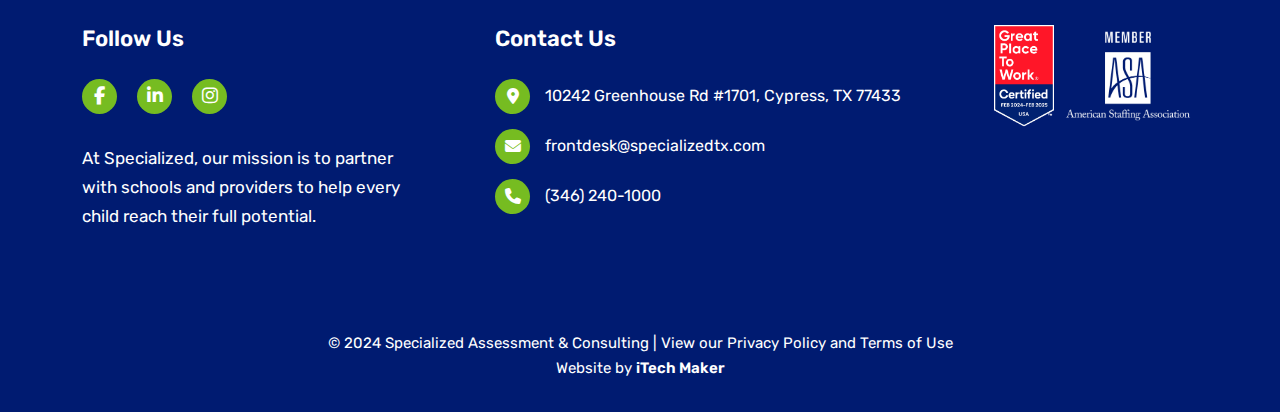
<file: houston.html>
<!DOCTYPE html>
<html lang="en">
<head>
    <meta charset="UTF-8">
    <meta name="viewport" content="width=device-width, initial-scale=1.0">
    <link rel="icon" type="image" href="asstes/images/favicon-Spe.png">
    <title>Houston</title>
    <!-- bootstrap -->
    <link rel="stylesheet" href="asstes/css/bootstrap.min.css">
    <!-- google-fonts -->
    <link href="https://fonts.googleapis.com/css2?family=Rubik:ital,wght@0,300..900;1,300..900&display=swap" rel="stylesheet">
    <link href="https://fonts.googleapis.com/css2?family=Give+You+Glory&display=swap" rel="stylesheet">
    <link rel="stylesheet" href="https://cdnjs.cloudflare.com/ajax/libs/font-awesome/6.5.2/css/all.min.css"/>
    <link rel="stylesheet" href="asstes/css/style.css">
    <link rel="stylesheet" href="asstes/css/responsive.css">
</head>
<div>
<div class="full_waypper">

<!--
===================================================================
                 Start Hero Area Section 
===================================================================
-->
<header class="header_area_wrapper">
    <div class="container">
        <div class="row">
            <div class="col-md-12">
                <div class="header_area">
                    <div class="header_logo">
                        <a href="index.html"><img src="asstes/images/logo.png" alt="logo"></a>
                    </div>
                    <div class="header_btn btn">
                        <a href="#contact">apply today</a>
                    </div>
                </div>
            </div>
        </div>
    </div>
</header>
<section class="hero_section_area_wrapper">
    <div class="container">
        <div class="row">
            <div class="col-md-12">
                <div class="hero_section_area">
                    <div class="hero_logo">
                        <a href="#"><img src="asstes/images/hero_logo.png" alt="Hero Logo"></a>
                        <a href="#"><img src="asstes/images/heroLogoMembers.png" alt="Hero Logo"></a>
                    </div>
                    <div class="hero_right_content">
                        <div class="hero_jackson">
                            <h3>now hiring in JACKSONVILLE</h3>
                            <h5>speech-language pathologists</h5>
                            <div class="hero_jackson_btn btn">
                                <a href="#contact">join our team</a>
                            </div>
                        </div>
                        <div class="hero_heading">
                            <h1> fulfill your passion</h1>
                            <div class="heading_six">
                                <h6>Join our team of school-based speech and language pathologists. We offer flexibility, expert support and manageable caseloads.</h6>
                            </div>
                            <!-- <h6>Join our team of school-based speech and language pathologists.</h6>
                            <h6>We offer flexibility, expert support and manageable caseloads.</h6> -->
                            
                        </div>
                    </div>
                </div>
            </div>
        </div>
    </div>
</section>
<!--
===================================================================
                 Start Hero Area Section 
===================================================================
-->

<!--
===================================================================
                 Start Job Opportuniti Area Section 
===================================================================
-->
<section class="job_opportuniti_area_wrapper padding_section">
    <div class="container">
        <div class="row">
            <div class="col-md-12">
                <div class="job_opportuniti_area">
                    <div class="job_opportuniti_headign_area">
                        <h2>SLP JOB OPPORTUNITIES IN JACKSONVILLE!</h2>
                        <h5>Discover career opportunities in schools across the state of Florida.</h5>
                    </div>
                    <h4>Specialized is committed to growing and providing careers for speech therapists and assistants. We support our team with amazing benefits, mentorship, and the tools you need to do your job well. Join our team and discover why we’ve been voted Best Place to Work™ three years in a row.
                    </h4>
                </div>

                <div class="job_opportuniti_flexible_area">
                    <!-- single-item -->
                    <div class="job_opportuniti_single_item">
                        <div class="job_opportuniti_under_single">
                            <h6>FLEXIBLE <br> SCHEDULING</h6>
                            <p>If flexibility is what you need, we understand. 
                                Our speech-language pathologist team enjoys part-time, PRN and full-time options.</p>
                        </div>
                        <div class="job_opportuniti_under_single">
                            <h6>DEVELOPMENT <br> REIMBURSEMENT</h6>
                            <p>Sharpen your skills as a skilled therapist with continuing education. 
                                We offer reimbursement for professional development classes and workshops.</p>
                        </div>
                    </div>
                    <!-- single-item -->
                    <div class="job_opportuniti_single_item borderLeft_right">
                        <div class="job_opportuniti_under_single">
                            <h6>WORK - LIFE<br> BALANCE</h6>
                            <p>At Specialized, we encourage a positive work-life balance. 
                                We offer hybrid work models and flexibility to meet your needs.</p>
                        </div>
                        <div class="job_opportuniti_under_single">
                            <h6>COMPREHENSIVE <br> BENEFITS</h6>
                            <p>We offer health insurance benefit options for full & part-time team members, as well as life insurance, 401K, professional liability insurance, 
                                referral bonus program, free access to test kits & protocols, and more!</p>
                        </div>
                    </div>
                    <!-- single-item -->
                    <div class="job_opportuniti_single_item">
                        <div class="job_opportuniti_under_single">
                            <h6>SUPPORT & <br> MENTORSHIP</h6>
                            <p>Our experienced staff is here to guide and support you on your new journey. 
                                We provide ongoing support, training and consultation.</p>
                        </div>
                        <div class="job_opportuniti_under_single">
                            <h6>24/7<br> COMMUNICATIONS</h6>
                            <p>Our advanced communications operating system allows you to 
                                track your cases and maintain communications with our support team 24/7.</p>
                        </div>
                    </div>
                </div>
                <div class="job_opportuniti_apply_btn">
                    <div class="job_opportuniti_btn btn">
                        <a href="#contact">apply today</a>
                    </div>
                </div>
            </div>
        </div>
    </div>
</section>

<!--
===================================================================
                 End Job Opportuniti Area Section 
===================================================================
-->




<!--
===================================================================
                Start Huston Area Section 
===================================================================
-->
<section class="making_area_wrapper making_one padding_section huston_server_section">
    <div class="container">
        <div class="row align-items-center">
            <div class="col-lg-5">
                <div class="making_left">
                    <div class="making_heading_public huston_serve_tag">
                        <h4>CYPRESS</h4>
                        <h4>KATY</h4>
                        <h4>SUGAR LAND</h4>
                        <h4>CONROE</h4>
                        <h4>GALVESTON</h4>
                        <h4>SPRING</h4>
                        <h4>TEXAS CITY</h4>
                        <h4>MISSOURI CITY</h4>
                        <h4>and more!</h4>
                    </div>
                </div>
            </div>
            <div class="col-lg-7">
                <div class="huston_serve_tag_right">
                    <div class="huston_serve_greater_heading">
                        <h2>We Serve the Greater Houston Area</h2>
                    </div>
                    <div class="huston_positon_hire">
                        <h3>Positions We Hire:</h3>
                        <div class="hiring_qualification_item">
                            <div class="hiring_qualification_single_item">
                                <div class="dot"><div class="dotto"></div></div>
                                <h6>Clinical Fellows (CF)</h6>
                            </div>
                            <div class="hiring_qualification_single_item">
                                <div class="dot"></div>
                                <h6>Speech-Language Pathology Assistants (SLPA)</h6>
                            </div>
                            <div class="hiring_qualification_single_item">
                                <div class="dot"></div>
                                <h6>Speech-Language Pathologists (CCC)</h6>
                            </div>
                            <div class="hiring_qualification_single_item">
                                <div class="dot"></div>
                                <h6>Bilingual Speech-Language Pathologists & Assistants</h6>
                            </div>
                        </div>
                    </div>
            </div>
        </div>
    </div>
</section>



<section class="making_area_wrapper making_area_wrapper2 making_tow padding_section hoston_Proud_home_section">
    <div class="container">
        <div class="row second_rowMaking">
            
            <div class="col-lg-7">
                <div class="hoston_proud_home_left">
                    <h4>We’re proud to call <span>HOUSTON</span> our home and we know you’ll love it just as much as we do!</h4>
                    <div class="hoston_proud_home_img">
                        <img src="asstes/images/Houston-2.png" alt="images">
                    </div>
                </div>
            </div>

            <div class="col-lg-5">
                <div class="hoston_Proud_home">
                    <h4>With warm tropical weather, a diverse culture, BBQ galore, affordable living and a 
                        thriving job market…what’s not to love? Houston has heart and a whole lot more!
                    </h4>
                    <div class="huston_proud_home_btn">
                        <h5>Join our team as a school-based SLP!</h5>
                        <div class="hoston_proud_btn btn">
                            <a href="#contact">apply today</a>
                        </div> 
                    </div>
                </div>
            </div>
        </div>
    </div>
</section>

<section class="hoston_love_about_wrapper padding_section">
    <div class="container">
        <div class="row">
            <div class="col-md-12">
                <div class="houston_love_area">
                    <h3>So much to love about <span>Houston...</span></h3>
                    <div class="hoston_love_tag_area">
                        <div class="hoston_love_about_tag">
                            <div class="hiring_qualification_single_item">
                                <div class="icon_dot"><i class="fa-solid fa-circle"></i></div>
                                <h6>low cost of living </h6>
                            </div>
                            <div class="hiring_qualification_single_item">
                                <div class="icon_dot"><i class="fa-solid fa-circle"></i></div>
                                <h6>thriving job market</h6>
                            </div>
                            <div class="hiring_qualification_single_item">
                                <div class="icon_dot"><i class="fa-solid fa-circle"></i></div>
                                <h6>conveniently located to major Texas cities & the beach</h6>
                            </div>
                            <div class="hiring_qualification_single_item">
                                <div class="icon_dot"><i class="fa-solid fa-circle"></i></div>
                                <h6>lively entertainment scene</h6>
                            </div>
                            <div class="hiring_qualification_single_item">
                                <div class="icon_dot"><i class="fa-solid fa-circle"></i></div>
                                <h6>foodies’ paradise</h6>
                            </div>
                        </div>
                        <div class="hoston_love_about_tag">
                            <div class="hiring_qualification_single_item">
                                <div class="icon_dot"><i class="fa-solid fa-circle"></i></div>
                                <h6>amazing outdoor activities & nature scene</h6>
                            </div>
                            <div class="hiring_qualification_single_item">
                                <div class="icon_dot"><i class="fa-solid fa-circle"></i></div>
                                <h6>diverse & young population</h6>
                            </div>
                            <div class="hiring_qualification_single_item">
                                <div class="icon_dot"><i class="fa-solid fa-circle"></i></div>
                                <h6>vibrant neighborhoods</h6>
                            </div>
                            <div class="hiring_qualification_single_item">
                                <div class="icon_dot"><i class="fa-solid fa-circle"></i></div>
                                <h6>A+ school districts</h6>
                            </div>
                            <div class="hiring_qualification_single_item">
                                <div class="icon_dot"><i class="fa-solid fa-circle"></i></div>
                                <h6>largest medical center in the world</h6>
                            </div>
                        </div>
                    </div>
                </div>
            </div>
        </div>
    </div>
</section>


<section class="making_area_wrapper making_area_wrapper2 making_tow padding_section hoston_love_language">
    <div class="container">
        <div class="row second_rowMaking houston_row">
            
            <div class="col-lg-5">
                <div class="making_left2">
                    <div class="maikgin_heading_left2">
                        <h2>Speech - Language</h2>
                        <h2>Pathologists</h2>
                        <p>starting pay <span>$52.80/hour</span></p>
                    </div>
                    <div class="making_heading_public2">
                        <h2>Speech - Language</h2>
                        <h2>Pathology Assistants</h2>
                        <p>starting pay <span>$39.00/hour</span></p>
                    </div>
                    <div class="making_btn2 btn">
                        <a href="#contact">apply today</a>
                    </div>
                </div>
            </div>

            <div class="col-lg-7">
                <div class="making_left_cont2">
                    <h6>We know that having a support team who understands special education is key to your success. 
                        Specialized is actively run by a team of therapists and special education professionals!</h6>
                    <h6>As part of our team, you will enjoy W2 employee status with access to a 
                        full range of benefits like health insurance and 401K,  along with FREE test
                         kits and protocols. And, we take care of taxes and liability insurance!</h6>
                    <h6>We partner with all school districts in the greater metro area, providing you 
                        with many choices for special education employment in Houston and across Texas.</h6>
                </div>
            </div>
        </div>
    </div>
</section>

<!--
===================================================================
                 End Huston Area Section 
===================================================================
-->

<!--
===================================================================
                Start Special Education Area Section 
===================================================================
-->
<section class="special_education_area_wrapper padding_section">
    <div class="container">
        <div class="row">
            <div class="col-md-12">
                <div class="special_education_area">
                    <h2>We <span>KNOW</span> special education!</h2>

                    <div class="special_education_qualification">
                        <div class="special_education_single_item item_spe1">
                            <div class="special_single_img">
                                <img src="asstes/images/spe1.png" alt="images">
                            </div>
                            <div class="special_single_cont">
                                <h6>Founded in 2005 by school psychologists</h6>
                            </div>
                        </div>
                        <div class="special_education_single_item item_spe2">
                            <div class="special_single_img">
                                <img src="asstes/images/spe2.png" alt="images">
                            </div>
                            <div class="special_single_cont">
                                <h6>Founded in 2005 by school psychologists</h6>
                            </div>
                        </div>
                        <div class="special_education_single_item item_spe3">
                            <div class="special_single_img">
                                <img src="asstes/images/spe3.png" alt="images">
                            </div>
                            <div class="special_single_cont">
                                <h6>Founded in 2005 by school psychologists</h6>
                            </div>
                        </div>
                        <div class="special_education_single_item item_spe4">
                            <div class="special_single_img">
                                <img src="asstes/images/spe4.png" alt="images">
                            </div>
                            <div class="special_single_cont">
                                <h6>Founded in 2005 by school psychologists</h6>
                            </div>
                        </div>
                        <img class="style_line" src="asstes/images/Asset1.png" alt="">
                        <img class="style_line2" src="asstes/images/Asset-2.png" alt="">
                    </div>
                </div>
            </div>
        </div>
    </div>
</section>
<!--
===================================================================
                 End Special Education Area Section 
===================================================================
-->


<!--
===================================================================
                Start Benefits Area Section 
===================================================================
-->
<section class="benefits_area_wrapper padding_section">
    <div class="container">
        <div class="row">
            <div class="col-md-12">
                <div class="benefits_area">
                    <h2>Benefits you <span>WANT.</span>  Support you’ll <span>LOVE!</span> </h2>
                </div>
                <div class="benefits_item_wrapper benefits_border">
                    <div class="benefits_single_item">
                        <img src="asstes/images/benefits1.png" alt="images">
                        <h3>competitive <br> salary</h3>
                    </div>
                    <div class="benefits_single_item">
                        <img src="asstes/images/benefits2.png" alt="images">
                        <h3>expert special ed <br>support team</h3>
                    </div>
                    <div class="benefits_single_item">
                        <img src="asstes/images/benefits3.png" alt="images">
                        <h3>company socials <br> & connections</h3>
                    </div>
                </div>

                <div class="benefits_item_wrapper benefits_second">
                    <div class="benefits_single_item">
                        <img src="asstes/images/benefits4.png" alt="images">
                        <h3>online case <br> management</h3>
                    </div>
                    <div class="benefits_single_item">
                        <img src="asstes/images/benefits5.png" alt="images">
                        <h3>60-day<br> mentorship program</h3>
                    </div>
                    <div class="benefits_single_item">
                        <img src="asstes/images/benefits6.png" alt="images">
                        <h3>FREE access to<br> test kits & protocols</h3>
                    </div>
                </div>
            </div>
        </div>
    </div>
</section>

<!--
===================================================================
                 End Benefits Area Section 
===================================================================
-->


<!--
===================================================================
                 Start Join Our Team Area Section 
===================================================================
-->
<section class="join_outTeam_area_wrapper padding_section">
    <div class="container">
        <div class="row">
            <div class="col-lg-12">
                <div class="join_team_content">
                    <h1>join our team</h1>
                    <p>Great people are the core of who we are & what we do. 
                        Complete this form if you are interested 
                        in joining our team and we’ll be in touch soon!
                    </p>
                   <div class="join_team_inded">
                        <a href="#"><img src="asstes/images/indeed.png" alt="images"></a>
                   </div>
                   <div class="join_btn btn">
                    <a id="contact" href="#">Contact Now</a>
                   </div>
                </div>
            </div>
        </div>
    </div>
</section>

<!--
===================================================================
                 End Join Our Team Area Section 
===================================================================
-->



<!--
===================================================================
                 Start Footer Area Section 
===================================================================
-->
<footer class="footer_area_wrapper padding_section">
    <div class="container">
        <div class="row">
            <div class="col-md-12">
                <div class="footer_area">
                    <div class="footer_single_item">
                        <h6>Follow Us</h6>
                        <div class="footer_social_icon sameIcon">
                            <div class="fixWidth"> <a href="https://www.facebook.com/specializedassessment/"><i class="fa-brands fa-facebook-f"></i></a></div>
                            <div class="fixWidth"><a href="https://www.linkedin.com/company/2992848/admin/"><i class="fa-brands fa-linkedin-in"></i></a></div>
                            <div class="fixWidth"><a href="https://www.instagram.com/specializedassessment/"><i class="fa-brands fa-instagram"></i></a></div>
                            
                        </div>
                        <p>At Specialized, our mission is to partner with 
                            schools and providers to help every child reach their full potential.
                        </p>
                    </div>
                    <div class="footer_single_item sameIcon__">
                        <h6>Contact Us</h6>
                        <div class="footer_location_single">
                            <div class="fixWidth">
                                <a href="https://maps.app.goo.gl/VMXVE5r14D51xVA77"><i class="fa-solid fa-location-dot"></i></a>
                            </div>
                            <a href="https://maps.app.goo.gl/VMXVE5r14D51xVA77">10242 Greenhouse Rd #1701, Cypress, TX 77433</a>
                        </div>
                        <div class="footer_location_single sameIcon__">
                            <div class="fixWidth"><a href="mailto:frontdesk@specializedtx.com"><i class="fa-solid fa-envelope"></i></a></div>
                            <a href="mailto:frontdesk@specializedtx.com">frontdesk@specializedtx.com</a>
                        </div>
                        <div class="footer_location_single sameIcon__">
                            <div class="fixWidth"><a href="mailto:frontdesk@specializedtx.com"><i class="fa-solid fa-phone"></i></a></div>
                            <a href="tel:346-240-1000">(346) 240-1000</a>
                        </div>
                    </div>
                    <div class="footer_single_item last_footer_item">
                            <a href="https://www.greatplacetowork.com/certified-company/7041258"><img src="asstes/images/footer1.png" alt="images"></a>
                            <a href="https://americanstaffing.net/"><img src="asstes/images/footer2.png" alt="images"></a>
                    </div>
                </div>
                <div class="footer_bottom">
                    <p>© 2024 Specialized Assessment & Consulting | View our Privacy Policy and Terms of Use
                        Website by <a href="https://itechmaker.com/">iTech Maker</a></p>
                </div>
            </div>
        </div>
    </div>
</footer>




<!--
===================================================================
                 End Footer Area Section 
===================================================================
-->




</div>

<script src="asstes/js/bootstrap.min.js"></script>
    
</body>
</html>
</file>
<file: asstes/css/style.css>
/*
===================================================================
                          Defult CSS
===================================================================
*/
:root {
    --blue:  rgb(0, 27, 113);
    --white: rgb(255, 255, 255);
    --green: rgb(118, 188, 33);
    --orange:rgb(255, 107, 0);
    --primaryFont: "Rubik", sans-serif;
    --secondryFont:"Give You Glory", cursive;
    
  }
body{
	margin: 0;
	padding: 0;
    font-family:var(--primaryFont);
}

.full_waypper{
	overflow: hidden;
}

h1,h2,h3,h4,h5,h6,p{
	margin: 0;
}
a{
	text-decoration: none;
	margin: 0;
}
ul{
	padding: 0;
	margin: 0;
	list-style: none;
}
h1{
    color: var(--white);
    font-size: 50px;
    line-height: 1.5em;
    font-weight: 600;
    font-style: normal;
    text-transform: uppercase;
}
h2{
    color: var(--blue);
    font-size: 35px;
    font-weight: 600;
    line-height: 2em;
    text-transform: uppercase;
}
h3{
    color: var(--blue);
    font-size: 30px;
    font-weight: 600;
    line-height: 1.5em;
}
h4{
    color: var(--blue);
    font-size: 25px;
    font-weight: 400;
    line-height: 1.5em;
}
h5{
    color: var(--blue);
    font-size: 20px;
    font-weight: 600;
    line-height: 1.3em;
}

h6{
  color: var(--blue); 
  font-size: 22px;
  font-weight: 400;
  line-height: 1.3em;
}
p{
    color: var(--blue);
    font-size: 17px;
    font-weight: 400;
    line-height: 1.3em;
}
.btn{
    
}
.btn a{
    background: var(--green);
    padding: 12px 30px 12px 30px;
    border-radius: 10px;
    color: #fff;
    font-size: 30px;
    font-weight: 500;
    line-height: 1.5em;
    -webkit-transition:  .3s;
    transition: .3s;
}
.btn a:hover{
    background-color: var(--orange);
    -webkit-transition:  .3s;
    transition: .3s;
    color: var(--white);
}
.padding_section{
    padding: 80px 0px;
}
a:hover{
    color: var(--orange);
    -webkit-transition:  .3s;
    transition: .3s;
}

/*
===================================================================
                       Start Hero Section CSS
===================================================================
*/
.header_area_wrapper{
    background-color: var(--white);
    padding: 15px 0px;
}
.header_area{
    display: -webkit-box;
    display: -ms-flexbox;
    display: flex;
    -webkit-box-align: center;
        -ms-flex-align: center;
            align-items: center;
    -webkit-box-pack: justify;
        -ms-flex-pack: justify;
            justify-content: space-between;
}
.header_logo a img{
    width: 200px;
}
.header_btn.btn a{
    padding: 13px 20px;
    font-size: 20px;
    font-weight: 400;
}




.hero_section_area_wrapper{
    background: url('../images/hero_banner.jpg') no-repeat scroll 0 0 / cover;
    padding-bottom: 120px;
}
.hero_logo a img{
    width: 85px;
    margin-right: 30px;
}
.hero_right_content{
    text-align: right;
}
.hero_heading{
    padding-top: 50px;
}
.hero_heading h6{
    color: #fff;
}
.hero_jackson_btn a{
    padding: 12px 15px;
    font-size: 23px;
    font-weight: 500;
    line-height: 1.2em;
    background: var(--white);
    -webkit-transition:  .3s;
    transition: .3s;
    color: var(--blue);
    box-shadow: 0px 0px 10px rgba(0,0,0,.4);
}
.hero_jackson_btn a:hover{
    background: var(--blue);
    color: var(--white);
}
.hero_jackson h3{
    color: var(--white);
}
.hero_jackson h5{
    color: var(--white);
    font-size: 42px;
    font-weight: 400;
    line-height: 2.1em;
    padding: 10px 0px;
    font-family: var(--secondryFont);
}
.hero_heading h1{
    padding: 20px 0px 30px 0px;
}
.heading_six {
    text-align: right;
    display: -webkit-box;
    display: -ms-flexbox;
    display: flex;
    -webkit-box-align: center;
        -ms-flex-align: center;
            align-items: center;
    -webkit-box-pack: end;
        -ms-flex-pack: end;
            justify-content: flex-end;
}
.heading_six h6{
    max-width: 700px;
    width: 100%;
}
/*
===================================================================
                       End Hero Section CSS
===================================================================
*/



/*
===================================================================
            Start Job Opportuniti Section CSS
===================================================================
*/
.job_opportuniti_headign_area{
    text-align: center;
}
.job_opportuniti_headign_area h5{
    padding: 15px 0px;
}
.job_opportuniti_headign_area{
    padding-bottom: 25px;
    border-bottom: 1px solid var(--blue);
}
.job_opportuniti_area h4{
    padding: 35px 25px;
    text-align: center;
}
.job_opportuniti_flexible_area{
    display: -webkit-box;
    display: -ms-flexbox;
    display: flex;
    -webkit-box-pack: center;
        -ms-flex-pack: center;
            justify-content: center;
    padding-top: 50px;
    width: 100%;
    margin: auto;
}
.job_opportuniti_under_single{
    padding: 0px 30px;
    margin-bottom: 50px;
   
}
.job_opportuniti_single_item{
    -webkit-box-flex: 0;
        -ms-flex: 0 0 33%;
            flex: 0 0 33%;
}
.job_opportuniti_under_single h6{
    color: var(--green);
    font-weight: 500;
    text-transform: uppercase;
    text-align: center;
    padding-bottom: 15px;
}
.job_opportuniti_under_single p{
    text-align: center;
}
.borderLeft_right{
    border: 1px solid var(--blue);
    border-top: none;
    border-bottom: none;
}
.job_opportuniti_apply_btn{
    padding-top: 50px;
    text-align: center;
    margin: auto;
}
/*
===================================================================
            End Job Opportuniti Section CSS
===================================================================
*/


/*
===================================================================
            Start Hiring Now Section CSS
===================================================================
*/
.hiring_now_area_wrapper{
    background:rgba(224, 232, 255, .15);
    position: relative;
}
.hiring_now_area_wrapper:after {
    content: "";
    position: absolute;
    background: url('../images/hiringBG.png') no-repeat scroll 0 0 / cover;
    top: 0;
    right: 0;
    left: 81%;
    bottom: 0;
    width: 100%;
    background-size:350px;
}
.hiring_now_heading h2{
    color: var(--orange);
}
.hiring_now_heading h3:last-child{
    color:var(--orange);
}
.hiring_now_heading{
    position: relative;
}
.hiring_now_heading:after{
    content: "";
    position: absolute;
    background: var(--blue);
    width: 70%;
    height: 1px;
    bottom: 0;
    left: 0;
}
.hiring_now_second_heading{
    padding-top: 15px;
    padding-right: 100px;
}
.hiring_now_second_heading h5{
    padding: 10px 0px;
}
.hiring_qualification_single_item .dot{
    width: 7px;
    height: 7px;
    border-radius: 50%;
    background-color: var(--blue);
    margin-right: 10px;
}
.hiring_qualification_single_item{
    display: -webkit-box;
    display: -ms-flexbox;
    display: flex;
    -webkit-box-align: center;
        -ms-flex-align: center;
            align-items: center;
    margin-bottom: 10px;
}
.hiring_qualification_item{
    padding-top: 20px;
}
.hiring_qualification > h6{
    font-weight: 600;
    color: var(--orange);
    padding: 15px 0px;
}

.hiring_apply_now{
    padding-top: 20px;
}
.hiring_apply_now h6,
.hiring_apply_now a{
    color: var(--blue);
}
.hiring_apply_now a:hover{
    color: var(--orange);
}
/*
===================================================================
            End Hiring Now Section CSS
===================================================================
*/



/*
===================================================================
            Start Sign Bonus Section CSS
===================================================================
*/
.sign_bonus_area{
    text-align: center;
}
.sign_bonus_area_wrapper{
    background-color: var(--blue);
}
.sign_bonus_area h1{
    font-family: var(--secondryFont);
    font-size: 40px;
}
.sign_bonus_area h2{
    color: var(--orange);
    padding-bottom: 10px;
}
.sign_bonus_area h3{
    color: var(--white);
    padding: 5px 0px;
}
.sign_bonus_btn{
    margin-top: 40px;
}
/*
===================================================================
            End Sign Bonus Section CSS
===================================================================
*/




/*
===================================================================
           Start Beach Section CSS
===================================================================
*/
.beach_area h3{
    text-align: center;
    padding-bottom: 40px;
}
.beach_area img{
    width: 65%;
}
.beach_area{
    text-align: center;
}
/*
===================================================================
            End Beach Section CSS
===================================================================
*/

/*
===================================================================
          Start Making Section CSS
===================================================================
*/
.making_area_wrapper{
    position: relative;
}
.making_area_wrapper:after{
    content: "";
    position: absolute;
    background-color: var(--blue);
    width: 45%;
    height: 100%;
    top: 0;
    left: 0;
    z-index: -1;
}
.maikgin_heading_left h3{
    color: var(--white);
    text-align: center;
}
.maikgin_heading_left h3:nth-child(odd){
    font-weight: 400;
}
.maikgin_heading_left h3:nth-child(even){
    font-weight: 700;
}
.maikgin_heading_left h3:nth-child(2){
   color: var(--orange);
}
.maikgin_heading_left{
    position: relative;
    padding-bottom: 20px;
}
.maikgin_heading_left:after{
    content: "";
    position: absolute;
    background-color: var(--white);
    width: 50%;
    height: 1px;
    left: 0;
    right: 0;
    bottom: 0;
    margin: auto;
}
.making_heading_public{
    padding-top: 20px;
}
.making_heading_public h4{
    color: var(--white);
    text-align: center;
    font-weight: 600;
}
.making_btn{
    margin-top: 50px;
    text-align: center;
}
.making_left{
    text-align: center;
}
.making_right_cont{
    padding-left: 80px;
    padding-right: 50px;
}
.making_right_cont h4{
    padding-top: 25px;
    font-weight: 600;
}
.making_area_wrapper2:after{
    content: "";
    position: absolute;
    background-color: var(--blue);
    width: 40%;
    height: 100%;
    top: 0;
    left: auto;
    right: 0;
    z-index: -1;
}


.maikgin_heading_left2 h2,
.making_heading_public2 h2{
    text-align: center;
    color: var(--white);
    line-height: 1.5em;
    text-transform: capitalize;
}
.maikgin_heading_left2 p,
.making_heading_public2 p{
    color: var(--white);
    padding: 15px 0px;
}
.maikgin_heading_left2 p span,
.making_heading_public2 p span{
    font-weight: 600;

}
.making_heading_public2 {
    padding-top: 30px;
}
.making_left2{
    padding-left: 100px;
    text-align: center;
}
.making_btn2{
    margin-top: 30px;
}
.making_left_cont2 h2{
    position: relative;
    padding-bottom: 15px;
}
.making_left_cont2 h2:after{
    content: "";
    position: absolute;
    background-color: var(--blue);
    width: 70%;
    height: 1px;
    bottom: 0;
    left: 0;
}
.making_left_cont2 h6{
    padding-top: 15px;
}
/*
===================================================================
            End Making Section CSS
===================================================================
*/


/*
===================================================================
           Start Special Education Section CSS
===================================================================
*/
.special_education_area_wrapper{
    background-color: var(--blue);
    padding-bottom: 120px;
}
.special_education_area h2{
    color: var(--white);
    text-transform: inherit;
    text-align: center;
    position: relative;
    padding-bottom: 15px;
}
.special_education_area h2:after{
    content: "";
    position: absolute;
    background-color: var(--white);
    width: 50%;
    height: 1px;
    bottom: 0;
    left: 0;
    right: 0;
    margin: auto;
}
.special_education_area h2 span{
    color: var(--orange);
    text-transform: uppercase;
}
.special_education_qualification{
    display: -webkit-box;
    display: -ms-flexbox;
    display: flex;
    -webkit-box-pack: justify;
        -ms-flex-pack: justify;
            justify-content: space-between;
    padding-top: 150px;
}
.special_single_img{
    /* width: 150px;
    height: 180px; */
    text-align: center;
    margin: auto;
}
.special_single_img img{
    width: 130px;
}
.special_single_cont h6{
    color: var(--white);
    text-align: center;
    padding: 10px 50px;
}
.special_education_single_item{
    -webkit-box-flex: 0;
        -ms-flex: 0 0 24%;
            flex: 0 0 24%;
}
.item_spe2{
    margin-top: 100px;
}

.special_education_qualification{
    position: relative;
}
.style_line {
    position: absolute;
    width: 20%;
    top: 28%;
    left: 12%;
}
.style_line2 {
    position: absolute;
    width: 40%;
    top: 46%;
    right: 16%;
}
.item_spe3,
.item_spe2,
.item_spe4,
.item_spe1{
    position: relative;
}
.item_spe3:after {
    content: "";
    position: absolute;
    background: url('../images/shap3.png') no-repeat scroll 0 0 / cover;
    bottom: 0;
    left: 0;
    width: 100%;
    right: 0;
    top: 80%;
    background-size: 85px;
    z-index: 9;
}
.item_spe2:after {
    content: "";
    position: absolute;
    background: url('../images/shap2.png') no-repeat scroll 0 0 / cover;
    bottom: 0;
    left: 32%;
    width: 100%;
    right: 0px;
    top: -50%;
    background-size: 85px;
}
.item_spe4:after {
    content: "";
    position: absolute;
    background: url('../images/shap4.png') no-repeat scroll 0 0 / cover;
    bottom: 0;
    left: 40%;
    width: 100%;
    right: 0;
    top: 90%;
    background-size: 85px;
}
.item_spe1:after {
    content: "";
    position: absolute;
    background: url('../images/shap1.png') no-repeat scroll 0 0 / cover;
    bottom: 0;
    left: 55%;
    width: 100%;
    right: 0px;
    top: -45%;
    background-size: 85px;
}
.special_education_single_item  img{
    width:130px;
}
/*
===================================================================
           End Special Education Section CSS
===================================================================
*/



/*
===================================================================
           Start Benefits Section CSS
===================================================================
*/
.benefits_area h2{
    text-transform: inherit;
    text-align: center;
}
.benefits_area h2 span{
    color: var(--green);
    text-transform: uppercase;
    font-weight: 700;
}
.benefits_item_wrapper{
    display: -webkit-box;
    display: -ms-flexbox;
    display: flex;
    -webkit-box-pack: justify;
        -ms-flex-pack: justify;
            justify-content: space-between;
    width: 90%;
    margin: auto;
    padding: 40px 50px;
}
.benefits_single_item{
    text-align: center;
}
.benefits_single_item img{
    width: 100px;
}
.benefits_single_item h3{
    font-weight: 400;
}
.benefits_single_item{
    padding: 0px 0px;
}
.benefits_border{
    border-bottom: 1px solid var(--blue);
}
/*
===================================================================
            End Benefits Section CSS
===================================================================
*/


/*
===================================================================
            Start Join Our Team Section CSS
===================================================================
*/
.join_team_content h1{
    color: var(--blue);
    text-transform: inherit;
}
.join_team_content h1 span{
    background: url('../images/team.png') no-repeat scroll 0 0 / cover;
}
.join_team_content p{
    line-height: 1.7em;
    max-width: 420px;
    width: 100%;
    padding: 15px 0px;
}
.join_team_inded {
    text-align: center;
    margin-top: 20px;
}
.join_outTeam_area_wrapper{
    padding-top: 30px;
}
.join_form_area iframe{
    width: 100%;
    height: 600px;
}
.join_team_content{
    text-align: center;
}
.join_team_content p{
    margin: auto;
}
.join_btn{
    margin-top: 50px;
}
/*
===================================================================
             End Join Our Team Section CSS
===================================================================
*/


/*
===================================================================
             Start Footer Section CSS
===================================================================
*/
.footer_area_wrapper{
    background: var(--blue);
    padding-bottom: 30px;
}
.footer_area{
    display: -webkit-box;
    display: -ms-flexbox;
    display: flex;
    -webkit-box-pack: justify;
        -ms-flex-pack: justify;
            justify-content: space-between;
}
.footer_single_item h6{
    color: var(--white);
    font-weight: 600;
    padding-bottom: 25px;
}
.footer_social_icon{
    display: -webkit-box;
    display: -ms-flexbox;
    display: flex;
    -webkit-box-align: center;
        -ms-flex-align: center;
            align-items: center;
}
.footer_social_icon a{
    margin-right: 20px;
}
.sameIcon a,
.sameIcon__ a:first-child{
    width: 35px;
    height: 35px;
    background: var(--green);
    border-radius: 50%;
    display: -webkit-box;
    display: -ms-flexbox;
    display: flex;
    -webkit-box-align: center;
        -ms-flex-align: center;
            align-items: center;
    -webkit-box-pack: center;
        -ms-flex-pack: center;
            justify-content: center;

    -webkit-transition:  .3s;

    transition: .3s;
}
.fixWidth a{
    width: 35px;
    height: 35px;
    background: var(--green);
    border-radius: 50%;
    display: -webkit-box;
    display: -ms-flexbox;
    display: flex;
    -webkit-box-align: center;
        -ms-flex-align: center;
            align-items: center;
    -webkit-box-pack: center;
        -ms-flex-pack: center;
            justify-content: center;

    -webkit-transition:  .3s;

    transition: .3s;
}
.footer_social_icon a:hover{
    background: var(--orange);
    -webkit-transition:  .3s;
    transition: .3s;
}
.footer_social_icon a i,
.sameIcon__ a:first-child{
    color: var(--white);
    font-size: 18px;
}
.footer_single_item p{
    color: var(--white);
    max-width: 320px;
    width: 100%;
    line-height: 1.7em;
    margin-top: 30px;
}
.footer_location_single{
    display: -webkit-box;
    display: -ms-flexbox;
    display: flex;
    -webkit-box-align: center;
        -ms-flex-align: center;
            align-items: center;
}
.footer_location_single a:last-child{
    font-size: 16px;
    color: var(--white);
    /* margin-left: 15px; */
}
.footer_location_single .fixWidth{
    margin-right: 15px;
}
.footer_location_single{
    margin-bottom: 15px;
}
.footer_single_item a img{
    width: 85px;
}
.footer_single_item a:last-child img{
    width: 180px;
    filter:  url('data:image/svg+xml;charset=utf-8,<svg xmlns="http://www.w3.org/2000/svg"><filter id="filter"><feComponentTransfer color-interpolation-filters="sRGB"><feFuncR type="linear" slope="1" /><feFuncG type="linear" slope="1" /><feFuncB type="linear" slope="1" /></feComponentTransfer><feComponentTransfer color-interpolation-filters="sRGB"><feFuncR type="table" tableValues="1 0" /><feFuncG type="table" tableValues="1 0" /><feFuncB type="table" tableValues="1 0" /></feComponentTransfer></filter></svg>#filter');
    -webkit-filter: brightness(0) invert(1);
            filter: brightness(0) invert(1);
    margin-left: 30px;
}
.footer_bottom p{
    color: var(--white);
    text-align: center;
    padding-top: 100px;
    font-weight: 400;
    font-size: 15px;
    max-width: 630px;
    width: 100%;
    margin: auto;
    line-height: 1.7;
}
.footer_bottom p a{
    font-weight: 600;
    color: var(--white);
}
/*
===================================================================
              End Footer Section CSS
===================================================================
*/




/*
===================================================================
             Start Huston Section CSS
===================================================================
*/
.huston_serve_tag h4{
    text-align: left;
    padding-bottom: 10px;
}
.huston_serve_tag h4:last-child{
    font-weight: 500;
    font-style: italic;
}
.huston_serve_greater_heading h2{
    text-transform: capitalize;
    position: relative;
    padding-bottom: 8px;
}
.huston_serve_greater_heading h2:after{
    content: "";
    position: absolute;
    background-color: var(--blue);
    width: 95%;
    height: 1px;
    bottom: 0;
    left: 0;
}
.huston_serve_tag_right{
    /* padding-left: 100px; */
}
.huston_positon_hire{
    padding-top: 20px;
}
.huston_positon_hire h3{
    font-size: 24px;
}
.huston_positon_hire .hiring_qualification_item{
    margin-left: 100px;
}
.huston_server_section:after{
    width: 41%;
}
.hoston_Proud_home h4{
    color: var(--white);
    text-align: left;
}
.hoston_Proud_home_section:after{
    width: 44%;
}
.hoston_Proud_home{
    padding-left: 30px;
}
.huston_proud_home_btn{
    margin-top: 100px;
}
.huston_proud_home_btn h5{
    color: var(--white);
    padding-bottom: 25px;
}
.hoston_proud_btn{
    text-align: left;
}
.hoston_proud_btn.btn a{
    background: var(--orange);
}
.hoston_proud_btn.btn a:hover{
    background: var(--green);
}
.hoston_proud_home_left h4{
    max-width: 350px;
    width: 100%;
    font-size: 32px;
}
.hoston_proud_home_left h4 span{
    color: var(--orange);
    font-weight: 700;
}
.hoston_proud_home_img img{
    width: 90%;
}
.houston_love_area h3 span{
    color: var(--orange);
    font-size: 40px;
    font-weight: 700;
}
.hiring_qualification_single_item .icon_dot i{
    font-size: 8px;
    color: var(--blue);
    margin-right: 10px;
}
.hoston_love_tag_area{
    padding-top: 30px;
    display: -webkit-box;
    display: -ms-flexbox;
    display: flex;
}
.hoston_love_about_tag:first-child{
    margin-right: 50px;
}
.hoston_love_language:after{
    left: 0;
    width: 42%;
}
.hoston_love_language .making_left2{
    padding-right: 50px;
}
.hoston_love_language .making_left_cont2{
    padding-left: 50px;
}
.huston_server_section{
    position: relative;
}
.huston_server_section:before{
    content: "";
    position: absolute;
    background: url('../images/houston_greater.png')no-repeat scroll 0 0 / cover;
    top: -5%;
    right: 0;
    left: 81%;
    bottom: 0;
    width: 100%;
    background-size: 320px;
}

.specialized_ifram_area_wrapper{
    background-color: var(--blue);
}
/*
===================================================================
             End Huston Section CSS
===================================================================
*/
</file>
<file: asstes/css/responsive.css>
@media all and (max-width:1799px){
    .hiring_now_area_wrapper:after {
        left: 70%;
        width: 100%;
        background-size: 250px;
        z-index: -1;
    }
    .huston_server_section:before {
        top: -10%;
        left: 80%;
        background-size: 230px;
    }
}
@media all and (max-width:1399px){
    .footer_single_item a img {
        width: 60px;
    }
    .footer_single_item a:last-child img {
        width: 140px;
        margin-left: 0px;
    }
}

@media all and (max-width:1199px){
    h1 {
        font-size: 45px;
    }
    .hero_logo a img {
        width: 65px;
        margin-right: 10px;
    }
    h2 {
        font-size: 30px;
        line-height: 1.3em;
    }
    h3 {
        font-size: 25px;
    }
    h4 {
        font-size: 20px;
    }
    .btn a {
        padding: 12px 20px 12px 30px;
        font-size: 20px;
    }
    .benefits_single_item img {
        width: 80px;
    }
    .benefits_single_item h3 {
        padding-top: 10px;
    }
    .footer_single_item {
        -webkit-box-flex: 0;
            -ms-flex: 0 0 50%;
                flex: 0 0 50%;
    }
    .footer_area {
        -ms-flex-wrap: wrap;
            flex-wrap: wrap;
    }
    .footer_single_item.last_footer_item {
        -webkit-box-flex: 0;
            -ms-flex: 0 0 100%;
                flex: 0 0 100%;
        text-align: center;
        margin-top: 50px;
    }
    .padding_res {
       padding: 10px 0px;
       line-height: 1.5em;
    }
    .huston_positon_hire .hiring_qualification_item {
        margin-left: 50px;
    }
}


@media all and (max-width:991px){
    .header_logo a img {
        width: 150px;
    }
    .header_btn.btn a {
        padding: 12px 20px;
        font-size: 16px;
    }
    h1 {
        font-size: 40px;
    }
    h2 {
        font-size: 25px;
    }
    h3 {
        font-size: 20px;
    }
    .hero_jackson h5 {
        font-size: 30px;
    }
    .hero_jackson_btn a {
        font-size: 18px;
    }
    h5 {
        font-size: 16px;
    }
    h6 {
        font-size: 18px;
    }
    .job_opportuniti_flexible_area {
        -webkit-box-orient: vertical;
        -webkit-box-direction: normal;
            -ms-flex-direction: column;
                flex-direction: column;
    }
    .borderLeft_right {
        border: none;
    }
    .job_opportuniti_apply_btn {
        padding-top: 0px;
    }
    .sign_bonus_area h1 {
        font-size: 30px;
    }
    .making_area_wrapper:after {
        width: 100%;
        height: 470px;
    }
    .making_right_cont {
        padding: 90px 0px 0px 0px;
    }
    .row.second_rowMaking {
        -webkit-box-orient: vertical;
        -webkit-box-direction: reverse;
            -ms-flex-direction: column-reverse;
                flex-direction: column-reverse;
    }
    .second_rowMaking .making_left_cont2 {
        padding: 80px 0px 0px 0px;
    }
    .making_left2 {
        padding-left: 0;
    }
    .benefits_item_wrapper {
        padding: 40px 0px;
    }
    .join_team_inded {
        padding-right: 0px;
    }
    .padding_section{
        padding: 60px 20px;
    }
    .hiring_now_area_wrapper:after {
        left: 70%;
        width: 100%;
        background-size: 250px;
        z-index: -1;
        left: 5%;
        right: 0;
        margin: auto;
        text-align: center;
        top: 20%;
    }
    .special_education_single_item {
        -webkit-box-flex: 0;
            -ms-flex: 0 0 50%;
                flex: 0 0 50%;
    }
    .special_education_qualification {
        -ms-flex-wrap: wrap;
            flex-wrap: wrap;
    }
    .style_line {
        display: none;
    }
    .style_line2 {
        display: none;
    }
    .special_education_single_item {
        -webkit-box-flex: 0;
            -ms-flex: 0 0 50%;
                flex: 0 0 50%;
        margin-bottom: 30px;
    }
    .item_spe4:after {
        left: 0%;
        top: 62%;
        background-size: 85px;
    }
    .item_spe1:after {
        left: 25%;
        top: -20%;
    }
    .making_one .making_right_cont{
        padding-top: 125px;
    }
    .footer_bottom p {
        padding-top: 50px;
    }
    .heading_six h6{
        font-size: 22px;
    }
    .huston_serve_tag_right {
        padding-top: 70px;
    }
    .huston_server_section:before {
        top: 70%;
        left: 80%;
        background-size: 150px;
        bottom: 0;
    }
    .hoston_Proud_home_section:after {
        height: 360px;
    }
    .huston_proud_home_btn {
        margin-top: 65px;
    }
    .hoston_proud_home_left {
        padding-top: 90px;
    }
    .hoston_proud_home_left h4 {
        max-width: 100%;
        width: 100%;
    }
    .hoston_proud_home_img {
        text-align: center;
        margin-top: 35px;
    }
    .row.houston_row{
        -webkit-box-orient: vertical;
        -webkit-box-direction: normal;
            -ms-flex-direction: column;
                flex-direction: column;
    }
    .houston_row .making_left2{
        padding-right: 0px;
    }
    .huston_serve_tag h4 {
        text-align: center;
    }
   
    
}


@media all and (max-width:767px){
    .hero_logo {
        text-align: center;
    }
    .hero_right_content {
        text-align: center;
        margin-top: 50px;
    }
    h1 {
        font-size: 35px;
    }
    h2 {
        font-size: 25px;
    }
    h3 {
        font-size: 20px;
    }
    h5 {
        font-size: 18px;
    }
    .hero_jackson h5 {
        font-size: 25px;
    }
    .job_opportuniti_area h4 {
        padding: 25px 0px;
    }
    .hiring_now_second_heading {
        padding-right: 0;
    }
    .sign_bonus_area h1 {
        font-size: 25px;
    }
    .beach_area img {
        width: 100%;
    }
   
    .benefits_single_item h3{
        font-size: 16px;
    }
    .benefits_single_item img {
        width: 60px;
    }
    .join_team_inded a img{
        width: 120px;
    }
    .footer_single_item {
        -webkit-box-flex: 0;
            -ms-flex: 0 0 100%;
                flex: 0 0 100%;
    }
    .padding_section{
        padding: 40px 20px;
    }
    .making_left {
        text-align: center;
        padding: 40px 0px;
    }
    .making_area_wrapper:after {
        height: 410px;
    }
    .making_right_cont {
        padding: 55px 0px 20px 0px;
    }
    .making_left2 {
        padding-left: 0;
        padding: 40px 0px;
    }
    .making_area_wrapper:after {
        height: 460px;
    }
    .making_area_wrapper2:after{
        height: 480px;
    }
  
    .second_rowMaking .making_left_cont2 {
        padding: 50px 0px 30px 0px;
    }
    .special_education_single_item img {
        width: 90px;
    }
    .making_one .making_right_cont {
        padding-top: 50px;
    }
    .heading_six h6{
        text-align: center;
    }
    .huston_server_section .making_left{
        padding: 0px;
    }
    .huston_serve_tag h4 {
        text-align: center;
    }
    .huston_serve_greater_heading h2 {
        text-align: center;
    }
    .huston_serve_greater_heading h2:after {
        right: 0;
        margin: auto;
    }
    .huston_positon_hire h3 {
        text-align: center;
    }
    .huston_positon_hire .hiring_qualification_item {
        margin-left: 0px;
    }
 
    .hoston_Proud_home_section:after {
        height: 360px;
    }
    
}


@media all and (max-width:575px){
    .header_btn.btn a {
        padding: 10px 14px;
    }
    .header_logo a img {
        width: 140px;
    }
    h1 {
        font-size: 30px;
        line-height: 1.2em;
    }
    h2 {
        font-size: 20px;
    }
    h4 {
        font-size: 18px;
    }
    h5 {
        font-size: 16px;
    }
    h6 {
        font-size: 20px;
    }
    p {
        font-size: 16px;
        line-height: 1.7em;
    }
    .job_opportuniti_under_single {
        margin-bottom: 30px;
    }
    .hiring_now_heading {
        text-align: center;
    }
    .hiring_now_heading h4{
        padding-bottom: 10px;
    }
    .hiring_now_heading:after {
        left: 0;
        margin: auto;
        text-align: center;
        right: 0;
    }
    .hiring_now_second_heading {
        text-align: center;
    }
    .hiring_qualification {
        text-align: center;
    }
    .hiring_qualification_single_item .dot {
        display: none;
    }
    .making_right_cont {
        text-align: center;
    }
    .hiring_qualification_single_item {
        -webkit-box-pack: center;
            -ms-flex-pack: center;
                justify-content: center;
    }
    .second_rowMaking .making_left_cont2 {
        padding: 100px 0px 0px 0px;
        text-align: center;
    }
    .making_left_cont2 h2:after {
        width: 50%;
        bottom: 0;
        left: 0;
        right: 0;
        margin: auto;
    }
    .benefits_item_wrapper {
        padding: 40px 0px;
        -webkit-box-orient: vertical;
        -webkit-box-direction: normal;
            -ms-flex-direction: column;
                flex-direction: column;
       
    }
    .benefits_second{
        padding-top: 0px;
    }
    .benefits_border {
        border-bottom: none;
        padding-bottom: 0px;
    } 
    .benefits_single_item {
        margin-bottom: 35px;
    }
    .benefits_single_item h3 {
        font-size: 20px;
    }
    .benefits_single_item img {
        width: 65px;
    }
    .join_team_content {
        text-align: center;
    }
    .join_team_content p {
        max-width: 100%;
        padding: 15px 20px;
    }
    .join_team_inded {
        text-align: center;
    }
    .sameIcon a, .sameIcon__ a:first-child {
        -webkit-box-flex: 0;
            -ms-flex: 0 0 12%;
                flex: 0 0 12%;
    }
    .footer_single_item h6{
        font-size: 22px;
    }
    .footer_single_item {
        margin-bottom: 35px;
    }
    .footer_single_item.last_footer_item {
        text-align: left;
        margin-top: 0px;
    }
    .footer_bottom p {
        padding-top: 0px;
    }
    .padding_section{
        padding: 40px 15px;
    }
    .join_outTeam_area_wrapper.padding_section {
        padding-top: 0px;
    }
    .job_opportuniti_flexible_area {
        padding-top: 25px;
    }
    .job_opportuniti_under_single h6 {
        font-size: 18px;
    }
    .benefits_area_wrapper {
        padding-bottom: 0px;
    }
    .hero_heading h6{
        font-size: 20px;
    }
    .huston_server_section:after{
        height: 430px;
    }
    .huston_positon_hire .hiring_qualification_single_item h6{
        text-align: center;
    }
    .huston_server_section:before {
        top: 70%;
        background-size: 150px;
        bottom: 0;
        left: 20%;
        right: 0;
        z-index: -1;
    }
    .hoston_Proud_home h4 {
        text-align: center;
    }
    .huston_proud_home_btn {
        margin-top: 50px;
        text-align: center;
    }
    .hoston_Proud_home_section:after {
        height: 340px;
    }
    .hoston_proud_home_left h4 {
        font-size: 22px;
        text-align: center;
    }
    .hoston_Proud_home {
        padding-left: 0px;
    }
    .houston_love_area h3 {
        text-align: center;
        line-height: 2em;
    }
    .hoston_love_tag_area {
        -webkit-box-orient: vertical;
        -webkit-box-direction: normal;
            -ms-flex-direction: column;
                flex-direction: column;
    }
    .hoston_love_about_tag h6{
        text-align: center;
    }
    .hoston_love_about_tag .hiring_qualification_single_item {
        -webkit-box-pack: start;
            -ms-flex-pack: start;
                justify-content: flex-start;
    }
    .hoston_love_about_tag .hiring_qualification_single_item {
        -webkit-box-align: start;
            -ms-flex-align: start;
                    -ms-grid-row-align: flex-start;
                align-items: flex-start;
    }
    .hoston_love_about_tag .hiring_qualification_single_item h6 {
        text-align: left;
    }
    .houston_row .making_left_cont2{
        padding-top: 50px;
       }
    .hoston_love_about_wrapper {
        padding-top: 0px;
    }
}


@media all and (max-width:450px){
    h3 {
        font-size: 20px;
    }
    h5 {
        font-size: 16px;
        line-height: 1.7em;
    }
    h6 {
        font-size: 16px;
        line-height: 1.6em;
    }
    .benefits_single_item h3 {
        font-size: 18px;
    }
    .making_left2 {
        padding: 0px 0px;
    }
    .making_area_wrapper2:after {
        height: 410px;
    }
    .second_rowMaking .making_left_cont2 {
        padding: 80px 0px 0px 0px;
    }
    .making_left {
        padding: 0px 0px;
    }
    .making_right_cont {
        padding: 85px 0px 20px 0px;
    }
    .making_area_wrapper:after {
        height: 400px;
    }
    .special_education_single_item img {
        width: 60px;
    }
    .special_education_qualification {
        -webkit-box-pack: center;
            -ms-flex-pack: center;
                justify-content: center;
    }
    .special_single_cont h6 {
        font-size: 16px;
    }
    .special_single_cont h6 {
        color: var(--white);
        text-align: center;
        padding: 10px 10px;
    }
    .special_education_qualification {
        padding-top: 100px;
    }
    .hoston_Proud_home_section:after {
        height: 320px;
    }
    .huston_proud_home_btn {
        margin-top: 25px;
    }
    .huston_proud_home_btn h5 {
        padding-bottom: 15px;
    }
    .hoston_proud_home_img img {
        width: 315px;
    }
    .hoston_love_language:after {
        height: 420px;
    }
    .houston_row .making_left_cont2{
        padding-top: 60px;
       }
}
@media all and (max-width:384px){
    .hoston_Proud_home_section:after {
        height: 385px;
    }
    .hoston_proud_home_img img {
        width: 280px;
    }
    .hoston_proud_home_left {
        padding-top: 120px;
    }
}
</file>
